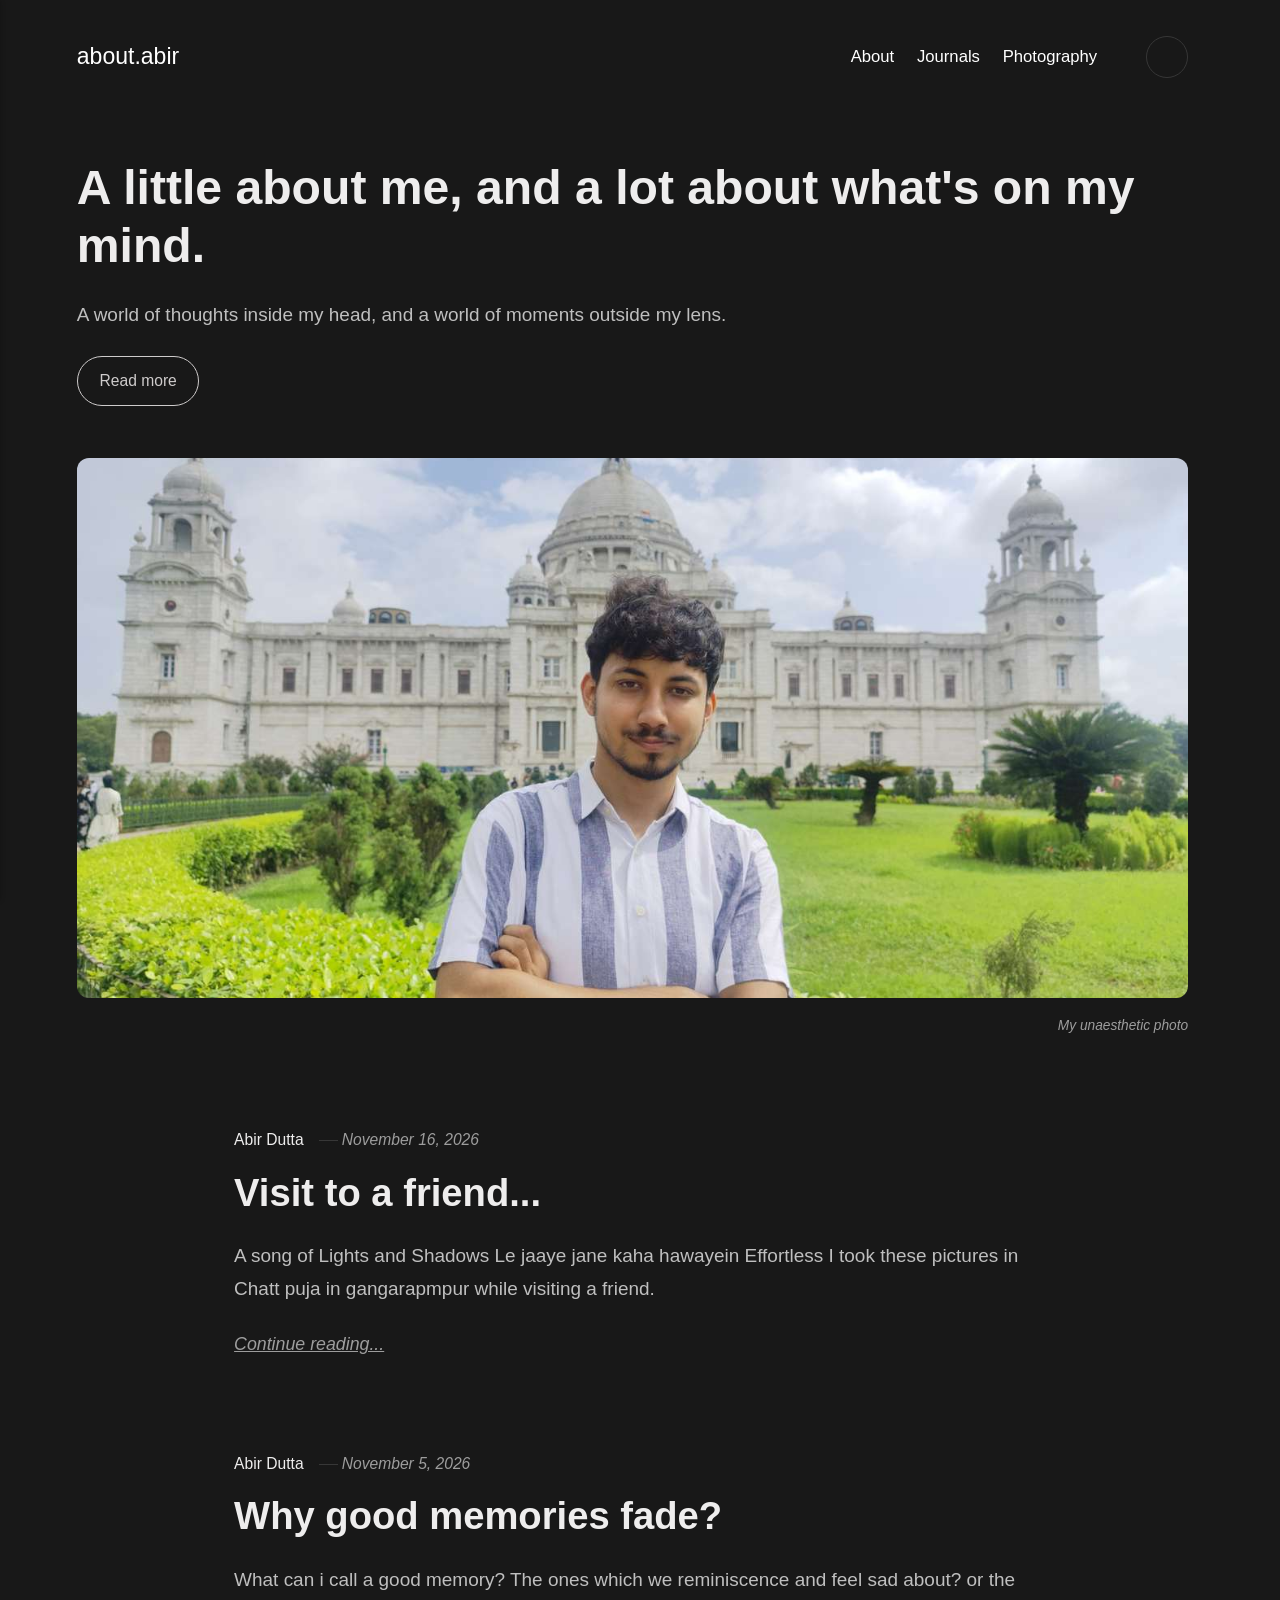
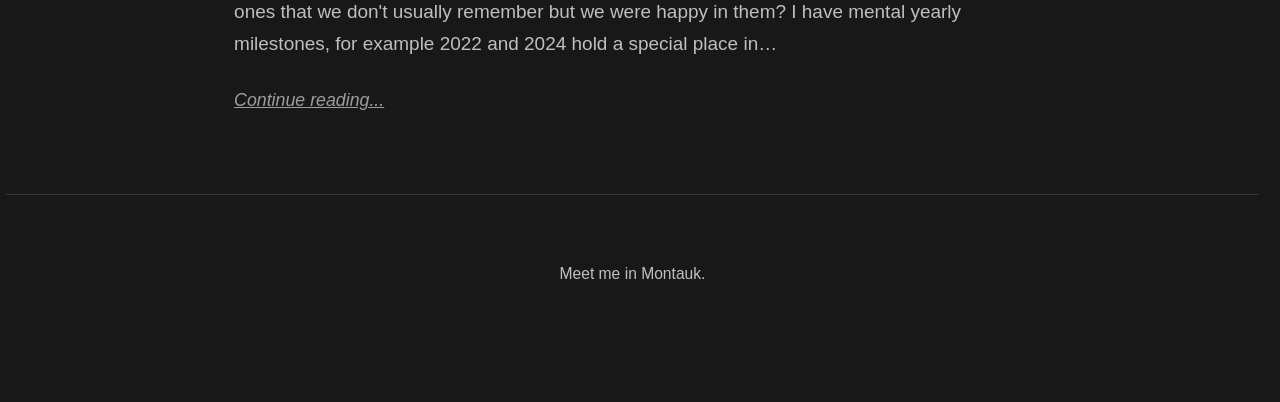
<file: index.html>
<!DOCTYPE html><html lang="en-gb"><head><meta charset="utf-8"><meta http-equiv="X-UA-Compatible" content="IE=edge"><meta name="viewport" content="width=device-width,initial-scale=1"><title>about.abir</title><meta name="generator" content="Publii Open-Source CMS for Static Site"><link rel="canonical" href="https://abir446.github.io/about.abir/"><link rel="alternate" type="application/atom+xml" href="https://abir446.github.io/about.abir/feed.xml" title="about.abir - RSS"><link rel="alternate" type="application/json" href="https://abir446.github.io/about.abir/feed.json" title="about.abir - JSON"><meta property="og:title" content="about.abir"><meta property="og:site_name" content="about.abir"><meta property="og:description" content=""><meta property="og:url" content="https://abir446.github.io/about.abir/"><meta property="og:type" content="website"><link rel="stylesheet" href="https://abir446.github.io/about.abir/assets/css/style.css?v&#x3D;4b8fb7e8241c128d0507b3319cbab177"><script type="application/ld+json">{"@context":"http://schema.org","@type":"Organization","name":"about.abir","url":"https://abir446.github.io/about.abir/","sameAs":["https://x.com/DuttaAbir390","https://www.instagram.com/abir___dutta_______/"]}</script><noscript><style>img[loading] {
                    opacity: 1;
                }</style></noscript></head><body class="home-template"><header class="top js-header"><a class="logo" href="https://abir446.github.io/about.abir/">about.abir</a><nav class="navbar js-navbar" aria-label="Main"><button class="navbar__toggle js-toggle" aria-label="Menu" aria-haspopup="true" aria-expanded="false"><span class="navbar__toggle-box"><span class="navbar__toggle-inner">Menu</span></span></button><ul class="navbar__menu"><li><a href="https://abir446.github.io/about.abir/about-this-overthinking-person/" target="_self">About</a></li><li><a href="https://abir446.github.io/about.abir/tags/journal/" target="_self">Journals</a></li><li><a href="https://abir446.github.io/about.abir/tags/photography/" target="_self">Photography</a></li></ul></nav><div class="search"><div class="search__overlay js-search-overlay"><div class="wrapper search__overlay-inner"></div></div><button class="search__btn btn--icon js-search-btn" aria-label="Search"><svg height="18" width="18" role="presentation" focusable="false"><use xlink:href="https://abir446.github.io/about.abir/assets/svg/svg-map.svg#search"/></svg></button></div></header><main><div class="hero"><header class="hero__content"><div class="wrapper"><h1>A little about me, and a lot about what's on my mind.</h1><p>A world of thoughts inside my head, and a world of moments outside my lens.</p><p><a href="https://abir446.github.io/about.abir/about-this-overthinking-person/" class="btn">Read more</a></p></div></header><figure class="hero__image"><div class="hero__image-wrapper"><img src="https://abir446.github.io/about.abir/media/website/me_infontof_victoria.jpg" srcset="https://abir446.github.io/about.abir/media/website/responsive/me_infontof_victoria-xs.jpg 640w, https://abir446.github.io/about.abir/media/website/responsive/me_infontof_victoria-sm.jpg 768w, https://abir446.github.io/about.abir/media/website/responsive/me_infontof_victoria-md.jpg 1024w, https://abir446.github.io/about.abir/media/website/responsive/me_infontof_victoria-lg.jpg 1366w, https://abir446.github.io/about.abir/media/website/responsive/me_infontof_victoria-xl.jpg 1600w, https://abir446.github.io/about.abir/media/website/responsive/me_infontof_victoria-2xl.jpg 1920w" sizes="88vw" loading="eager" width="16320" height="12240" alt="This is a photo of Abir Dutta standing in front of Victoria Memorial, Kolkata"></div><figcaption>My unaesthetic photo</figcaption></figure></div><div class="wrapper feed"><article class="feed__item feed__item--centered"><div class="feed__content"><header><div class="feed__meta"><a href="https://abir446.github.io/about.abir/authors/abir-dutta/" class="feed__author">Abir Dutta</a> <time datetime="2026-11-16T19:45" class="feed__date">November 16, 2026</time></div><h2 class="feed__title"><a href="https://abir446.github.io/about.abir/visit-to-a-friend/">Visit to a friend...</a></h2></header><p>A song of Lights and Shadows Le jaaye jane kaha hawayein Effortless I took these pictures in Chatt puja in gangarapmpur while visiting a friend.</p><a href="https://abir446.github.io/about.abir/visit-to-a-friend/" class="readmore feed__readmore">Continue reading...</a></div></article><article class="feed__item feed__item--centered"><div class="feed__content"><header><div class="feed__meta"><a href="https://abir446.github.io/about.abir/authors/abir-dutta/" class="feed__author">Abir Dutta</a> <time datetime="2026-11-05T12:47" class="feed__date">November 5, 2026</time></div><h2 class="feed__title"><a href="https://abir446.github.io/about.abir/why-good-memories-fade/">Why good memories fade?</a></h2></header><p>What can i call a good memory? The ones which we reminiscence and feel sad about? or the ones that we don't usually remember but we were happy in them? I have mental yearly milestones, for example 2022 and 2024 hold a special place in&hellip;</p><a href="https://abir446.github.io/about.abir/why-good-memories-fade/" class="readmore feed__readmore">Continue reading...</a></div></article></div></main><footer class="footer"><div class="wrapper"><div class="footer__copyright"><p>Meet me in Montauk.</p></div><div class="footer__social"><a href="https://x.com/DuttaAbir390" aria-label="X"><svg><use xlink:href="https://abir446.github.io/about.abir/assets/svg/svg-map.svg#twitter"/></svg> </a><a href="https://www.instagram.com/abir___dutta_______/" aria-label="Instagram"><svg><use xlink:href="https://abir446.github.io/about.abir/assets/svg/svg-map.svg#instagram"/></svg></a></div><button id="backToTop" class="footer__bttop" aria-label="Back to top" title="Back to top"><svg width="20" height="20"><use xlink:href="https://abir446.github.io/about.abir/assets/svg/svg-map.svg#toparrow"/></svg></button></div></footer><script defer="defer" src="https://abir446.github.io/about.abir/assets/js/scripts.min.js?v&#x3D;548663b90e1600fd2c2dd54433d04b71"></script><script>window.publiiThemeMenuConfig={mobileMenuMode:'sidebar',animationSpeed:300,submenuWidth: 'auto',doubleClickTime:500,mobileMenuExpandableSubmenus:true,relatedContainerForOverlayMenuSelector:'.top'};</script><script>var images = document.querySelectorAll('img[loading]');
        for (var i = 0; i < images.length; i++) {
            if (images[i].complete) {
                images[i].classList.add('is-loaded');
            } else {
                images[i].addEventListener('load', function () {
                    this.classList.add('is-loaded');
                }, false);
            }
        }</script></body></html>
</file>
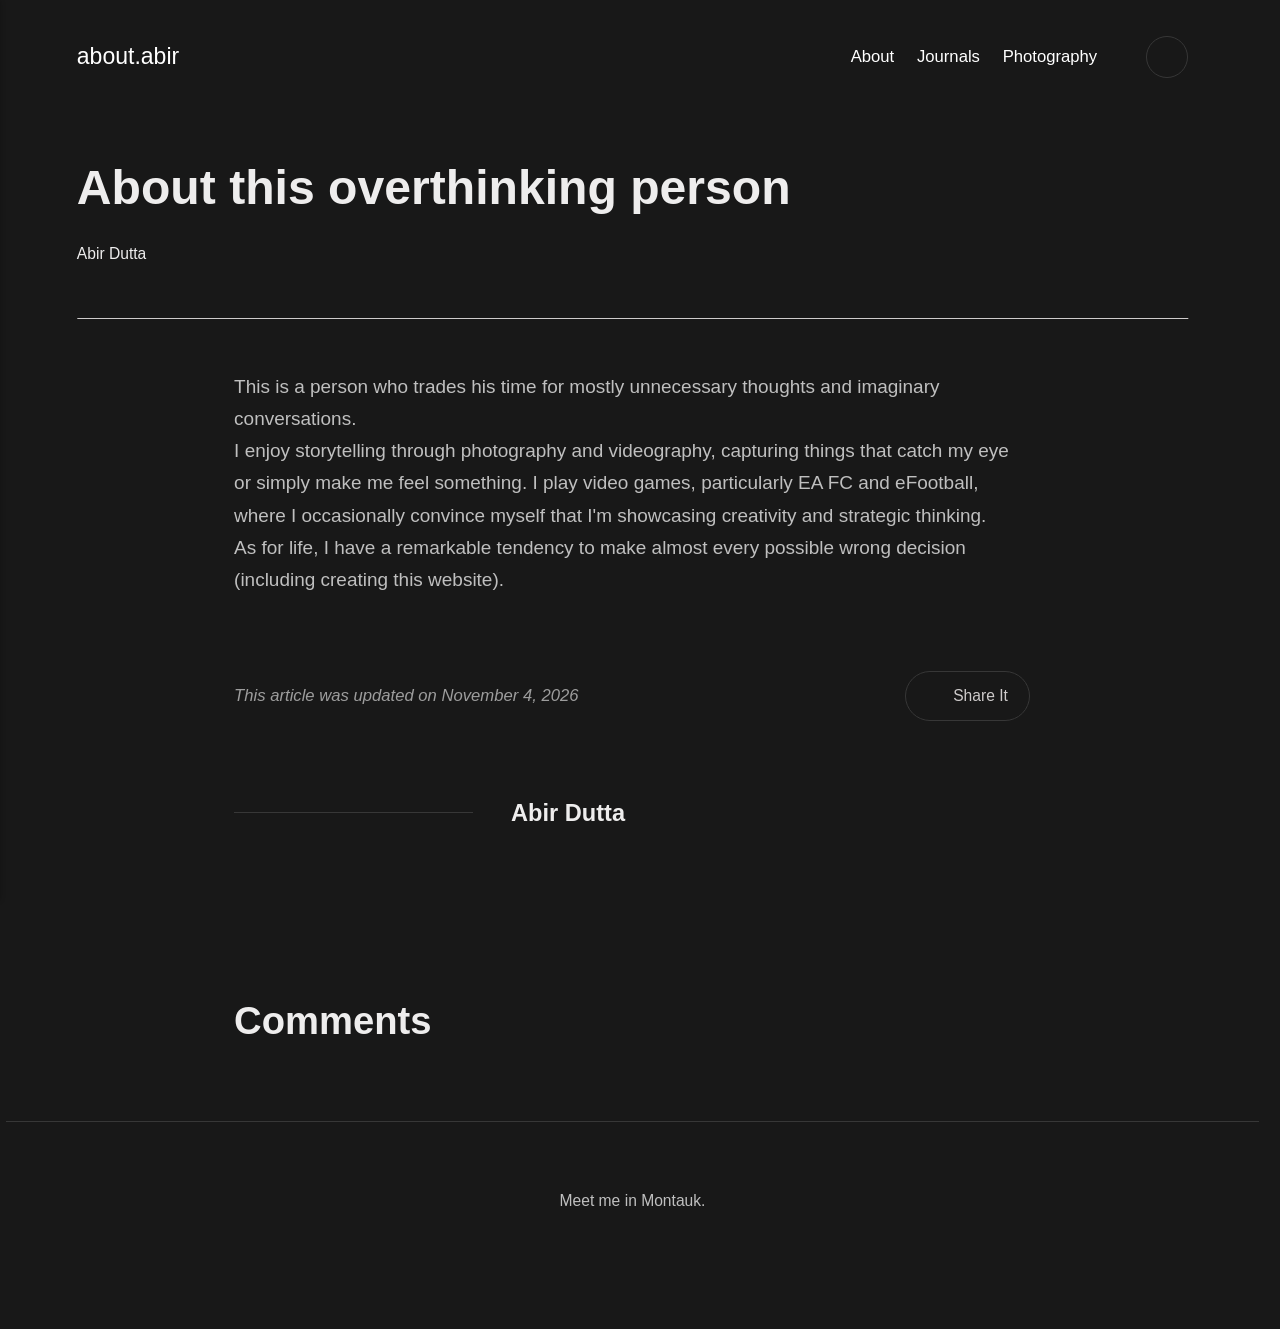
<file: about-this-overthinking-person/index.html>
<!DOCTYPE html><html lang="en-gb"><head><meta charset="utf-8"><meta http-equiv="X-UA-Compatible" content="IE=edge"><meta name="viewport" content="width=device-width,initial-scale=1"><title>About this overthinking person - about.abir</title><meta name="description" content="This is a person who trades his time for mostly unnecessary thoughts and imaginary conversations. I enjoy storytelling through photography and videography, capturing things that catch my eye or simply make me feel something. I play video games, particularly EA FC and eFootball, where I&amp;hellip;"><meta name="generator" content="Publii Open-Source CMS for Static Site"><link rel="canonical" href="https://abir446.github.io/about.abir/about-this-overthinking-person/"><link rel="alternate" type="application/atom+xml" href="https://abir446.github.io/about.abir/feed.xml" title="about.abir - RSS"><link rel="alternate" type="application/json" href="https://abir446.github.io/about.abir/feed.json" title="about.abir - JSON"><meta property="og:title" content="About this overthinking person"><meta property="og:site_name" content="about.abir"><meta property="og:description" content="This is a person who trades his time for mostly unnecessary thoughts and imaginary conversations. I enjoy storytelling through photography and videography, capturing things that catch my eye or simply make me feel something. I play video games, particularly EA FC and eFootball, where I&amp;hellip;"><meta property="og:url" content="https://abir446.github.io/about.abir/about-this-overthinking-person/"><meta property="og:type" content="article"><link rel="stylesheet" href="https://abir446.github.io/about.abir/assets/css/style.css?v&#x3D;4b8fb7e8241c128d0507b3319cbab177"><script type="application/ld+json">{"@context":"http://schema.org","@type":"Article","mainEntityOfPage":{"@type":"WebPage","@id":"https://abir446.github.io/about.abir/about-this-overthinking-person/"},"headline":"About this overthinking person","datePublished":"2026-11-04T18:30+05:30","dateModified":"2026-11-04T18:50+05:30","description":"This is a person who trades his time for mostly unnecessary thoughts and imaginary conversations. I enjoy storytelling through photography and videography, capturing things that catch my eye or simply make me feel something. I play video games, particularly EA FC and eFootball, where I&hellip;","author":{"@type":"Person","name":"Abir Dutta","url":"https://abir446.github.io/about.abir/authors/abir-dutta/"},"publisher":{"@type":"Organization","name":"Abir Dutta"}}</script><noscript><style>img[loading] {
                    opacity: 1;
                }</style></noscript></head><body class="page-template"><header class="top js-header"><a class="logo" href="https://abir446.github.io/about.abir/">about.abir</a><nav class="navbar js-navbar" aria-label="Main"><button class="navbar__toggle js-toggle" aria-label="Menu" aria-haspopup="true" aria-expanded="false"><span class="navbar__toggle-box"><span class="navbar__toggle-inner">Menu</span></span></button><ul class="navbar__menu"><li class="active"><a href="https://abir446.github.io/about.abir/about-this-overthinking-person/" target="_self">About</a></li><li><a href="https://abir446.github.io/about.abir/tags/journal/" target="_self">Journals</a></li><li><a href="https://abir446.github.io/about.abir/tags/photography/" target="_self">Photography</a></li></ul></nav><div class="search"><div class="search__overlay js-search-overlay"><div class="wrapper search__overlay-inner"></div></div><button class="search__btn btn--icon js-search-btn" aria-label="Search"><svg height="18" width="18" role="presentation" focusable="false"><use xlink:href="https://abir446.github.io/about.abir/assets/svg/svg-map.svg#search"/></svg></button></div></header><main class="page"><article class="content"><div class="hero hero--noimage"><header class="hero__content"><div class="wrapper"><h1>About this overthinking person</h1><div class="feed__meta content__meta"><a href="https://abir446.github.io/about.abir/authors/abir-dutta/" class="feed__author">Abir Dutta</a></div></div></header></div><div class="entry-wrapper content__entry"><p>This is a person who trades his time for mostly unnecessary thoughts and imaginary conversations.<br>I enjoy storytelling through photography and videography, capturing things that catch my eye or simply make me feel something. I play video games, particularly EA FC and eFootball, where I occasionally convince myself that I'm showcasing creativity and strategic thinking.<br>As for life, I have a remarkable tendency to make almost every possible wrong decision (including creating this website).<br></p></div><footer class="content__footer"><div class="entry-wrapper"><div class="content__actions"><p class="content__updated">This article was updated on November 4, 2026</p><div class="content__share"><button class="btn--icon content__share-button js-content__share-button"><svg width="20" height="20" aria-hidden="true"><use xlink:href="https://abir446.github.io/about.abir/assets/svg/svg-map.svg#share"></use></svg> <span>Share It</span></button><div class="content__share-popup js-content__share-popup"><a href="https://www.facebook.com/sharer/sharer.php?u=https%3A%2F%2Fabir446.github.io%2Fabout.abir%2Fabout-this-overthinking-person%2F" class="js-share facebook" rel="nofollow noopener noreferrer"><svg class="icon" aria-hidden="true" focusable="false"><use xlink:href="https://abir446.github.io/about.abir/assets/svg/svg-map.svg#facebook"/></svg> <span>Facebook</span> </a><a href="https://twitter.com/intent/tweet?url=https%3A%2F%2Fabir446.github.io%2Fabout.abir%2Fabout-this-overthinking-person%2F&amp;via=DuttaAbir390&amp;text=About%20this%20overthinking%20person" class="js-share twitter" rel="nofollow noopener noreferrer"><svg class="icon" aria-hidden="true" focusable="false"><use xlink:href="https://abir446.github.io/about.abir/assets/svg/svg-map.svg#twitter"/></svg> <span>Twitter</span> </a><a href="https://pinterest.com/pin/create/button/?url=https%3A%2F%2Fabir446.github.io%2Fabout.abir%2Fabout-this-overthinking-person%2F&amp;media=undefined&amp;description=About%20this%20overthinking%20person" class="js-share pinterest" rel="nofollow noopener noreferrer"><svg class="icon" aria-hidden="true" focusable="false"><use xlink:href="https://abir446.github.io/about.abir/assets/svg/svg-map.svg#pinterest"/></svg> <span>Pinterest</span> </a><a href="https://mix.com/add?url=https%3A%2F%2Fabir446.github.io%2Fabout.abir%2Fabout-this-overthinking-person%2F" class="js-share mix" rel="nofollow noopener noreferrer"><svg class="icon" aria-hidden="true" focusable="false"><use xlink:href="https://abir446.github.io/about.abir/assets/svg/svg-map.svg#mix"/></svg> <span>Mix</span> </a><a href="https://www.linkedin.com/sharing/share-offsite/?url=https%3A%2F%2Fabir446.github.io%2Fabout.abir%2Fabout-this-overthinking-person%2F" class="js-share linkedin" rel="nofollow noopener noreferrer"><svg class="icon" aria-hidden="true" focusable="false"><use xlink:href="https://abir446.github.io/about.abir/assets/svg/svg-map.svg#linkedin"/></svg> <span>LinkedIn</span> </a><a href="https://buffer.com/add?text=About%20this%20overthinking%20person&amp;url=https%3A%2F%2Fabir446.github.io%2Fabout.abir%2Fabout-this-overthinking-person%2F" class="js-share buffer" rel="nofollow noopener noreferrer"><svg class="icon" aria-hidden="true" focusable="false"><use xlink:href="https://abir446.github.io/about.abir/assets/svg/svg-map.svg#buffer"/></svg> <span>Buffer</span> </a><a href="https://api.whatsapp.com/send?text=About%20this%20overthinking%20person https%3A%2F%2Fabir446.github.io%2Fabout.abir%2Fabout-this-overthinking-person%2F" class="js-share whatsapp" rel="nofollow noopener noreferrer"><svg class="icon" aria-hidden="true" focusable="false"><use xlink:href="https://abir446.github.io/about.abir/assets/svg/svg-map.svg#whatsapp"/></svg> <span>WhatsApp</span></a></div></div></div><div class="content__bio bio"><div><h3 class="h4 bio__name"><a href="https://abir446.github.io/about.abir/authors/abir-dutta/" rel="author">Abir Dutta</a></h3></div></div></div></footer></article><div class="content__comments"><div class="entry-wrapper"><div class="comments"><div class="comments-wrapper"><h2>Comments</h2><hyvor-talk-comments website-id="16731" page-id="2" page-url="https://abir446.github.io/about.abir/about-this-overthinking-person/" loading="lazy"></hyvor-talk-comments><noscript>Turn on JavaScript to view and post comments.</noscript></div></div><script async type="module" data-hyvor-talk-comments-loader src="https://talk.hyvor.com/embed/embed.js"></script></div></div></main><footer class="footer"><div class="wrapper"><div class="footer__copyright"><p>Meet me in Montauk.</p></div><div class="footer__social"><a href="https://x.com/DuttaAbir390" aria-label="X"><svg><use xlink:href="https://abir446.github.io/about.abir/assets/svg/svg-map.svg#twitter"/></svg> </a><a href="https://www.instagram.com/abir___dutta_______/" aria-label="Instagram"><svg><use xlink:href="https://abir446.github.io/about.abir/assets/svg/svg-map.svg#instagram"/></svg></a></div><button id="backToTop" class="footer__bttop" aria-label="Back to top" title="Back to top"><svg width="20" height="20"><use xlink:href="https://abir446.github.io/about.abir/assets/svg/svg-map.svg#toparrow"/></svg></button></div></footer><script defer="defer" src="https://abir446.github.io/about.abir/assets/js/scripts.min.js?v&#x3D;548663b90e1600fd2c2dd54433d04b71"></script><script>window.publiiThemeMenuConfig={mobileMenuMode:'sidebar',animationSpeed:300,submenuWidth: 'auto',doubleClickTime:500,mobileMenuExpandableSubmenus:true,relatedContainerForOverlayMenuSelector:'.top'};</script><script>var images = document.querySelectorAll('img[loading]');
        for (var i = 0; i < images.length; i++) {
            if (images[i].complete) {
                images[i].classList.add('is-loaded');
            } else {
                images[i].addEventListener('load', function () {
                    this.classList.add('is-loaded');
                }, false);
            }
        }</script></body></html>
</file>
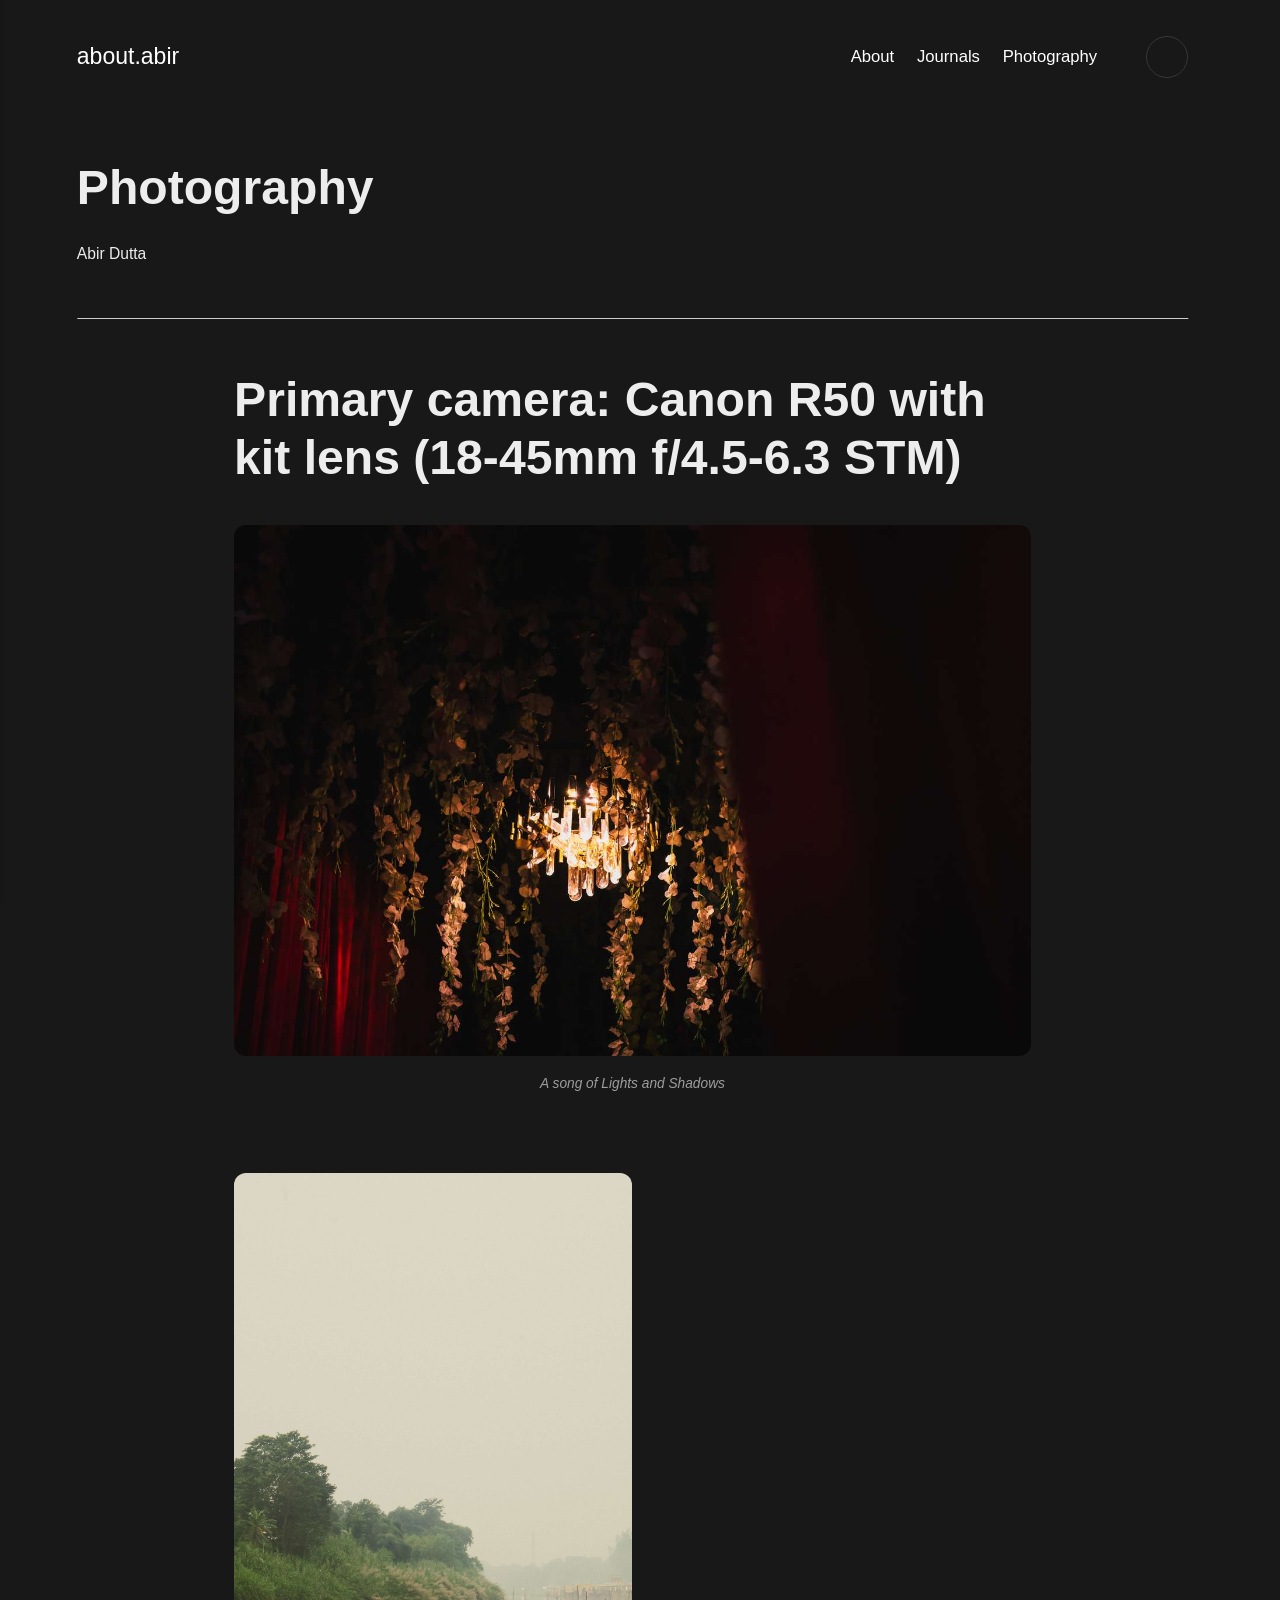
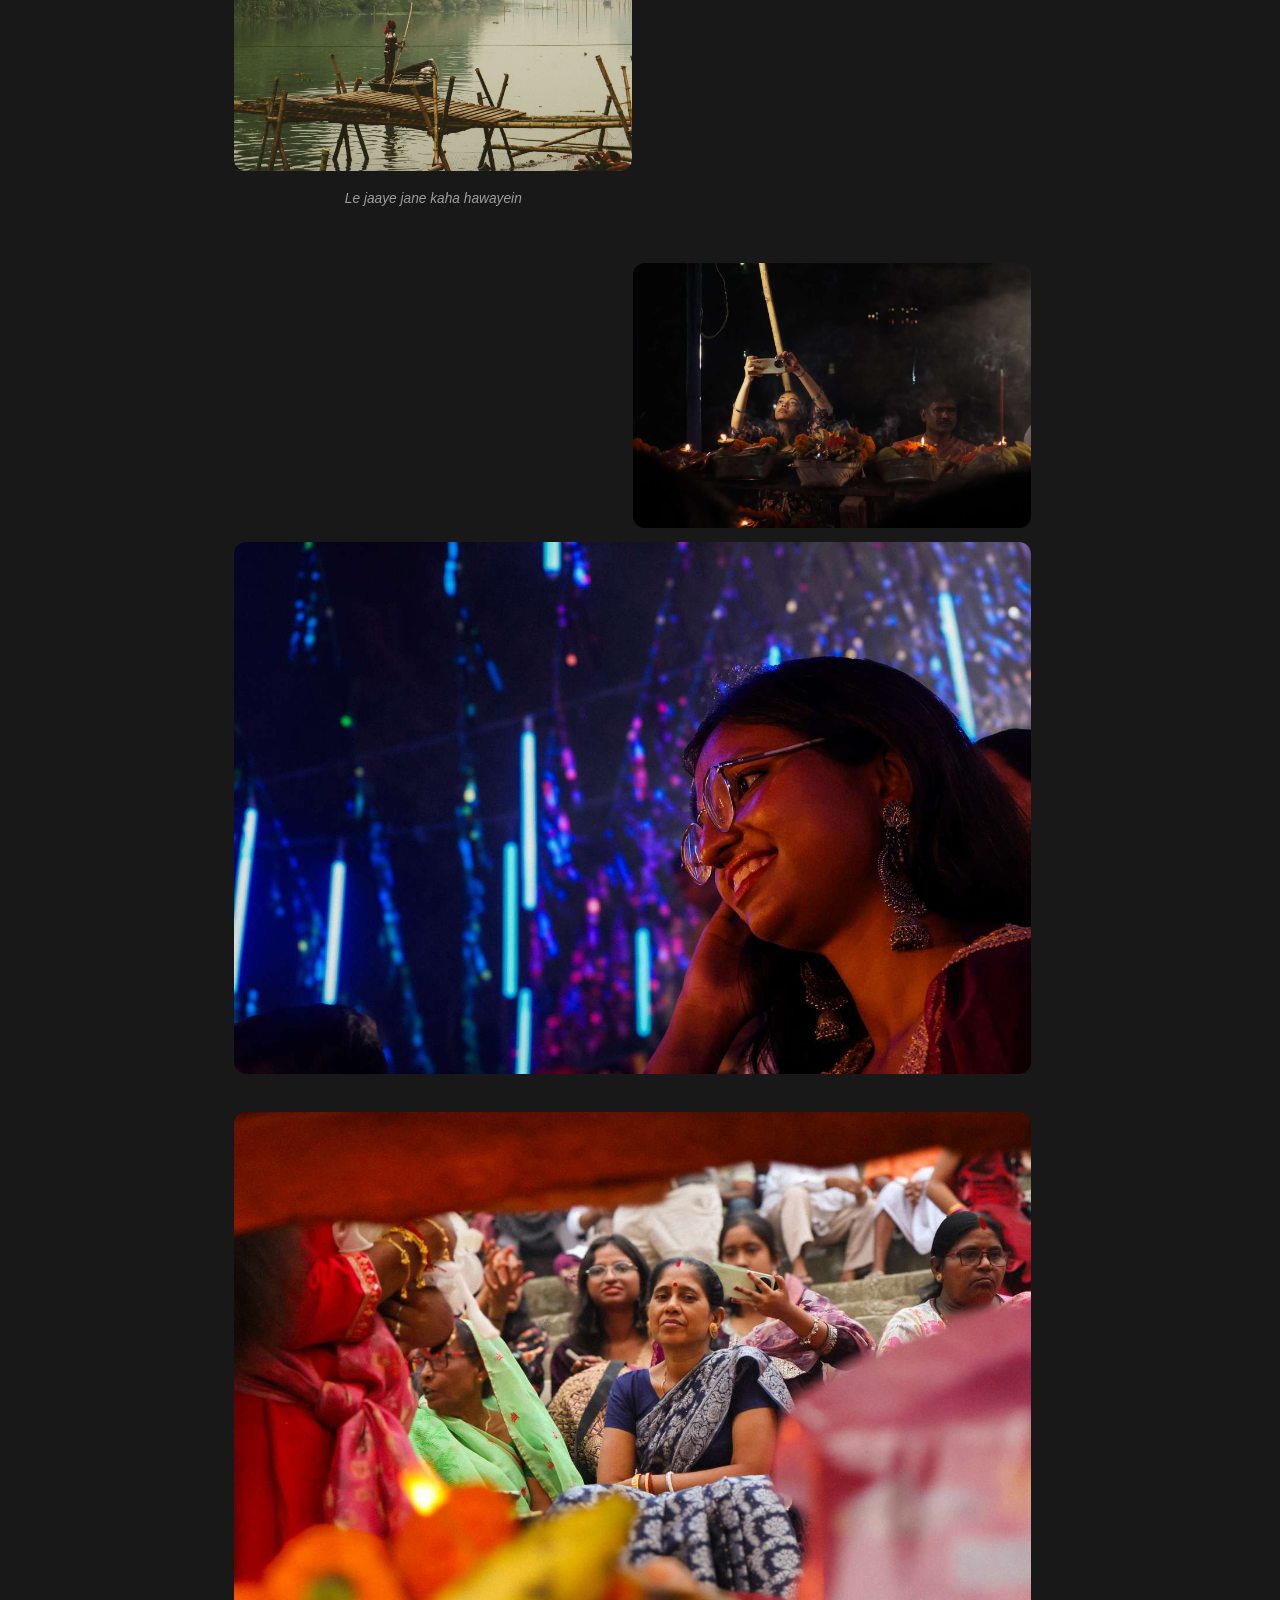
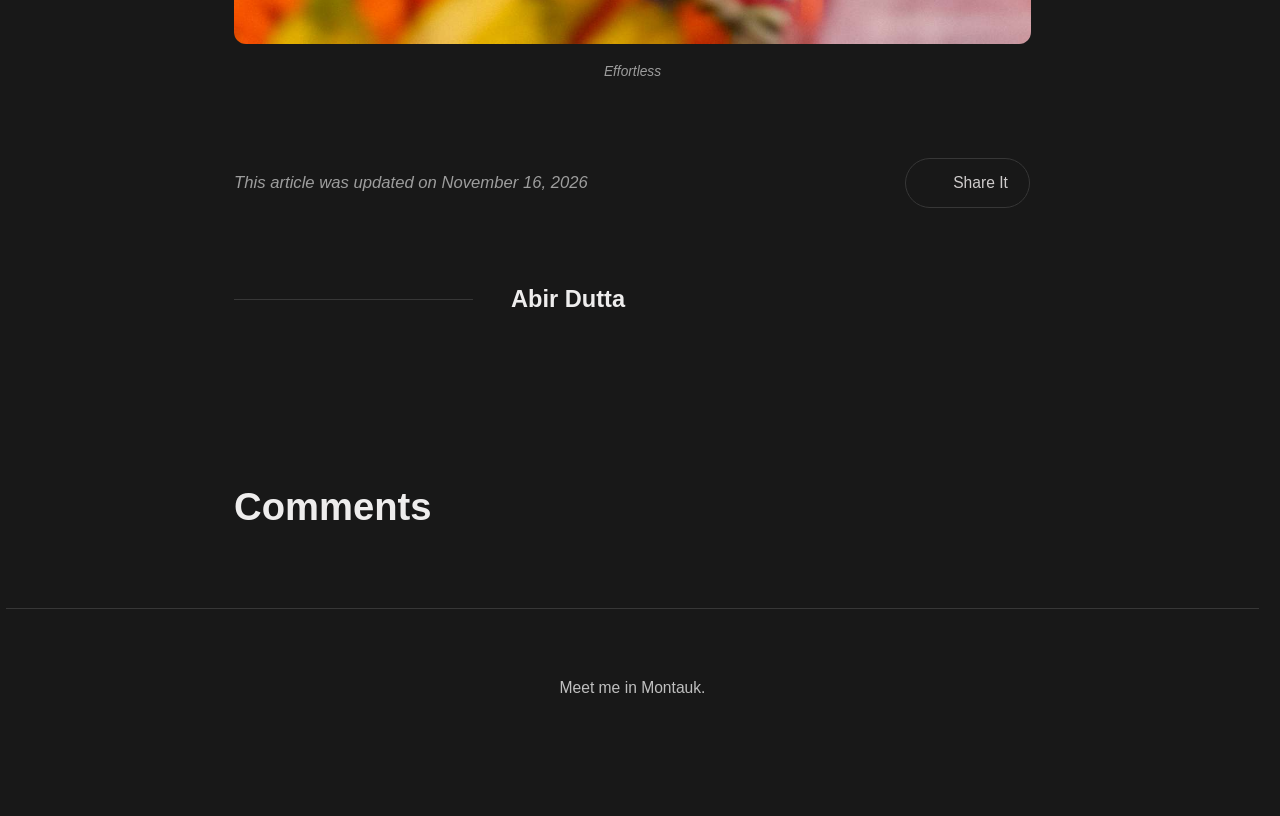
<file: photography/index.html>
<!DOCTYPE html><html lang="en-gb"><head><meta charset="utf-8"><meta http-equiv="X-UA-Compatible" content="IE=edge"><meta name="viewport" content="width=device-width,initial-scale=1"><title>Photography - about.abir</title><meta name="description" content="Primary camera: Canon R50 with kit lens (18-45mm f/4.5-6.3 STM) A song of Lights and Shadows Le jaaye jane kaha hawayein Effortless"><meta name="generator" content="Publii Open-Source CMS for Static Site"><link rel="canonical" href="https://abir446.github.io/about.abir/photography/"><link rel="alternate" type="application/atom+xml" href="https://abir446.github.io/about.abir/feed.xml" title="about.abir - RSS"><link rel="alternate" type="application/json" href="https://abir446.github.io/about.abir/feed.json" title="about.abir - JSON"><meta property="og:title" content="Photography"><meta property="og:site_name" content="about.abir"><meta property="og:description" content="Primary camera: Canon R50 with kit lens (18-45mm f/4.5-6.3 STM) A song of Lights and Shadows Le jaaye jane kaha hawayein Effortless"><meta property="og:url" content="https://abir446.github.io/about.abir/photography/"><meta property="og:type" content="article"><link rel="stylesheet" href="https://abir446.github.io/about.abir/assets/css/style.css?v&#x3D;4b8fb7e8241c128d0507b3319cbab177"><script type="application/ld+json">{"@context":"http://schema.org","@type":"Article","mainEntityOfPage":{"@type":"WebPage","@id":"https://abir446.github.io/about.abir/photography/"},"headline":"Photography","datePublished":"2026-11-04T19:35+05:30","dateModified":"2026-11-16T19:41+05:30","description":"Primary camera: Canon R50 with kit lens (18-45mm f/4.5-6.3 STM) A song of Lights and Shadows Le jaaye jane kaha hawayein Effortless","author":{"@type":"Person","name":"Abir Dutta","url":"https://abir446.github.io/about.abir/authors/abir-dutta/"},"publisher":{"@type":"Organization","name":"Abir Dutta"}}</script><noscript><style>img[loading] {
                    opacity: 1;
                }</style></noscript></head><body class="page-template"><header class="top js-header"><a class="logo" href="https://abir446.github.io/about.abir/">about.abir</a><nav class="navbar js-navbar" aria-label="Main"><button class="navbar__toggle js-toggle" aria-label="Menu" aria-haspopup="true" aria-expanded="false"><span class="navbar__toggle-box"><span class="navbar__toggle-inner">Menu</span></span></button><ul class="navbar__menu"><li><a href="https://abir446.github.io/about.abir/about-this-overthinking-person/" target="_self">About</a></li><li><a href="https://abir446.github.io/about.abir/tags/journal/" target="_self">Journals</a></li><li><a href="https://abir446.github.io/about.abir/tags/photography/" target="_self">Photography</a></li></ul></nav><div class="search"><div class="search__overlay js-search-overlay"><div class="wrapper search__overlay-inner"></div></div><button class="search__btn btn--icon js-search-btn" aria-label="Search"><svg height="18" width="18" role="presentation" focusable="false"><use xlink:href="https://abir446.github.io/about.abir/assets/svg/svg-map.svg#search"/></svg></button></div></header><main class="page"><article class="content"><div class="hero hero--noimage"><header class="hero__content"><div class="wrapper"><h1>Photography</h1><div class="feed__meta content__meta"><a href="https://abir446.github.io/about.abir/authors/abir-dutta/" class="feed__author">Abir Dutta</a></div></div></header></div><div class="entry-wrapper content__entry"><h1>Primary camera: Canon R50 with kit lens (18-45mm f/4.5-6.3 STM)</h1><figure class="post__image post__image--center"><img loading="lazy" src="https://abir446.github.io/about.abir/media/posts/9/lightjhaar.jpg" alt="" width="6000" height="4000" sizes="(max-width: 1920px) 100vw, 1920px" srcset="https://abir446.github.io/about.abir/media/posts/9/responsive/lightjhaar-xs.jpg 640w, https://abir446.github.io/about.abir/media/posts/9/responsive/lightjhaar-sm.jpg 768w, https://abir446.github.io/about.abir/media/posts/9/responsive/lightjhaar-md.jpg 1024w, https://abir446.github.io/about.abir/media/posts/9/responsive/lightjhaar-lg.jpg 1366w, https://abir446.github.io/about.abir/media/posts/9/responsive/lightjhaar-xl.jpg 1600w, https://abir446.github.io/about.abir/media/posts/9/responsive/lightjhaar-2xl.jpg 1920w"><figcaption>A song of Lights and Shadows</figcaption></figure><figure class="post__image post__image--left"><img loading="lazy" src="https://abir446.github.io/about.abir/media/posts/9/boat_river.jpg" alt="" width="4000" height="6000" sizes="(max-width: 1920px) 100vw, 1920px" srcset="https://abir446.github.io/about.abir/media/posts/9/responsive/boat_river-xs.jpg 640w, https://abir446.github.io/about.abir/media/posts/9/responsive/boat_river-sm.jpg 768w, https://abir446.github.io/about.abir/media/posts/9/responsive/boat_river-md.jpg 1024w, https://abir446.github.io/about.abir/media/posts/9/responsive/boat_river-lg.jpg 1366w, https://abir446.github.io/about.abir/media/posts/9/responsive/boat_river-xl.jpg 1600w, https://abir446.github.io/about.abir/media/posts/9/responsive/boat_river-2xl.jpg 1920w"><figcaption>Le jaaye jane kaha hawayein</figcaption></figure><figure class="post__image post__image--right"><img src="https://abir446.github.io/about.abir/media/posts/9/punu_taking_photo.jpg" alt="" width="6000" height="4000" sizes="(max-width: 1920px) 100vw, 1920px" srcset="https://abir446.github.io/about.abir/media/posts/9/responsive/punu_taking_photo-xs.jpg 640w, https://abir446.github.io/about.abir/media/posts/9/responsive/punu_taking_photo-sm.jpg 768w, https://abir446.github.io/about.abir/media/posts/9/responsive/punu_taking_photo-md.jpg 1024w, https://abir446.github.io/about.abir/media/posts/9/responsive/punu_taking_photo-lg.jpg 1366w, https://abir446.github.io/about.abir/media/posts/9/responsive/punu_taking_photo-xl.jpg 1600w, https://abir446.github.io/about.abir/media/posts/9/responsive/punu_taking_photo-2xl.jpg 1920w"></figure><figure class="post__image post__image--center"><img loading="lazy" src="https://abir446.github.io/about.abir/media/posts/9/gargi.jpg" alt="" width="6000" height="4000" sizes="(max-width: 1920px) 100vw, 1920px" srcset="https://abir446.github.io/about.abir/media/posts/9/responsive/gargi-xs.jpg 640w, https://abir446.github.io/about.abir/media/posts/9/responsive/gargi-sm.jpg 768w, https://abir446.github.io/about.abir/media/posts/9/responsive/gargi-md.jpg 1024w, https://abir446.github.io/about.abir/media/posts/9/responsive/gargi-lg.jpg 1366w, https://abir446.github.io/about.abir/media/posts/9/responsive/gargi-xl.jpg 1600w, https://abir446.github.io/about.abir/media/posts/9/responsive/gargi-2xl.jpg 1920w"></figure><figure class="post__image post__image--center"><img loading="lazy" src="https://abir446.github.io/about.abir/media/posts/9/aunty_aura-2.jpg" alt="" width="6000" height="4000" sizes="(max-width: 1920px) 100vw, 1920px" srcset="https://abir446.github.io/about.abir/media/posts/9/responsive/aunty_aura-2-xs.jpg 640w, https://abir446.github.io/about.abir/media/posts/9/responsive/aunty_aura-2-sm.jpg 768w, https://abir446.github.io/about.abir/media/posts/9/responsive/aunty_aura-2-md.jpg 1024w, https://abir446.github.io/about.abir/media/posts/9/responsive/aunty_aura-2-lg.jpg 1366w, https://abir446.github.io/about.abir/media/posts/9/responsive/aunty_aura-2-xl.jpg 1600w, https://abir446.github.io/about.abir/media/posts/9/responsive/aunty_aura-2-2xl.jpg 1920w"><figcaption>Effortless</figcaption></figure></div><footer class="content__footer"><div class="entry-wrapper"><div class="content__actions"><p class="content__updated">This article was updated on November 16, 2026</p><div class="content__share"><button class="btn--icon content__share-button js-content__share-button"><svg width="20" height="20" aria-hidden="true"><use xlink:href="https://abir446.github.io/about.abir/assets/svg/svg-map.svg#share"></use></svg> <span>Share It</span></button><div class="content__share-popup js-content__share-popup"><a href="https://www.facebook.com/sharer/sharer.php?u=https%3A%2F%2Fabir446.github.io%2Fabout.abir%2Fphotography%2F" class="js-share facebook" rel="nofollow noopener noreferrer"><svg class="icon" aria-hidden="true" focusable="false"><use xlink:href="https://abir446.github.io/about.abir/assets/svg/svg-map.svg#facebook"/></svg> <span>Facebook</span> </a><a href="https://twitter.com/intent/tweet?url=https%3A%2F%2Fabir446.github.io%2Fabout.abir%2Fphotography%2F&amp;via=DuttaAbir390&amp;text=Photography" class="js-share twitter" rel="nofollow noopener noreferrer"><svg class="icon" aria-hidden="true" focusable="false"><use xlink:href="https://abir446.github.io/about.abir/assets/svg/svg-map.svg#twitter"/></svg> <span>Twitter</span> </a><a href="https://pinterest.com/pin/create/button/?url=https%3A%2F%2Fabir446.github.io%2Fabout.abir%2Fphotography%2F&amp;media=undefined&amp;description=Photography" class="js-share pinterest" rel="nofollow noopener noreferrer"><svg class="icon" aria-hidden="true" focusable="false"><use xlink:href="https://abir446.github.io/about.abir/assets/svg/svg-map.svg#pinterest"/></svg> <span>Pinterest</span> </a><a href="https://mix.com/add?url=https%3A%2F%2Fabir446.github.io%2Fabout.abir%2Fphotography%2F" class="js-share mix" rel="nofollow noopener noreferrer"><svg class="icon" aria-hidden="true" focusable="false"><use xlink:href="https://abir446.github.io/about.abir/assets/svg/svg-map.svg#mix"/></svg> <span>Mix</span> </a><a href="https://www.linkedin.com/sharing/share-offsite/?url=https%3A%2F%2Fabir446.github.io%2Fabout.abir%2Fphotography%2F" class="js-share linkedin" rel="nofollow noopener noreferrer"><svg class="icon" aria-hidden="true" focusable="false"><use xlink:href="https://abir446.github.io/about.abir/assets/svg/svg-map.svg#linkedin"/></svg> <span>LinkedIn</span> </a><a href="https://buffer.com/add?text=Photography&amp;url=https%3A%2F%2Fabir446.github.io%2Fabout.abir%2Fphotography%2F" class="js-share buffer" rel="nofollow noopener noreferrer"><svg class="icon" aria-hidden="true" focusable="false"><use xlink:href="https://abir446.github.io/about.abir/assets/svg/svg-map.svg#buffer"/></svg> <span>Buffer</span> </a><a href="https://api.whatsapp.com/send?text=Photography https%3A%2F%2Fabir446.github.io%2Fabout.abir%2Fphotography%2F" class="js-share whatsapp" rel="nofollow noopener noreferrer"><svg class="icon" aria-hidden="true" focusable="false"><use xlink:href="https://abir446.github.io/about.abir/assets/svg/svg-map.svg#whatsapp"/></svg> <span>WhatsApp</span></a></div></div></div><div class="content__bio bio"><div><h3 class="h4 bio__name"><a href="https://abir446.github.io/about.abir/authors/abir-dutta/" rel="author">Abir Dutta</a></h3></div></div></div></footer></article><div class="content__comments"><div class="entry-wrapper"><div class="comments"><div class="comments-wrapper"><h2>Comments</h2><hyvor-talk-comments website-id="16731" page-id="9" page-url="https://abir446.github.io/about.abir/photography/" loading="lazy"></hyvor-talk-comments><noscript>Turn on JavaScript to view and post comments.</noscript></div></div><script async type="module" data-hyvor-talk-comments-loader src="https://talk.hyvor.com/embed/embed.js"></script></div></div></main><footer class="footer"><div class="wrapper"><div class="footer__copyright"><p>Meet me in Montauk.</p></div><div class="footer__social"><a href="https://x.com/DuttaAbir390" aria-label="X"><svg><use xlink:href="https://abir446.github.io/about.abir/assets/svg/svg-map.svg#twitter"/></svg> </a><a href="https://www.instagram.com/abir___dutta_______/" aria-label="Instagram"><svg><use xlink:href="https://abir446.github.io/about.abir/assets/svg/svg-map.svg#instagram"/></svg></a></div><button id="backToTop" class="footer__bttop" aria-label="Back to top" title="Back to top"><svg width="20" height="20"><use xlink:href="https://abir446.github.io/about.abir/assets/svg/svg-map.svg#toparrow"/></svg></button></div></footer><script defer="defer" src="https://abir446.github.io/about.abir/assets/js/scripts.min.js?v&#x3D;548663b90e1600fd2c2dd54433d04b71"></script><script>window.publiiThemeMenuConfig={mobileMenuMode:'sidebar',animationSpeed:300,submenuWidth: 'auto',doubleClickTime:500,mobileMenuExpandableSubmenus:true,relatedContainerForOverlayMenuSelector:'.top'};</script><script>var images = document.querySelectorAll('img[loading]');
        for (var i = 0; i < images.length; i++) {
            if (images[i].complete) {
                images[i].classList.add('is-loaded');
            } else {
                images[i].addEventListener('load', function () {
                    this.classList.add('is-loaded');
                }, false);
            }
        }</script></body></html>
</file>
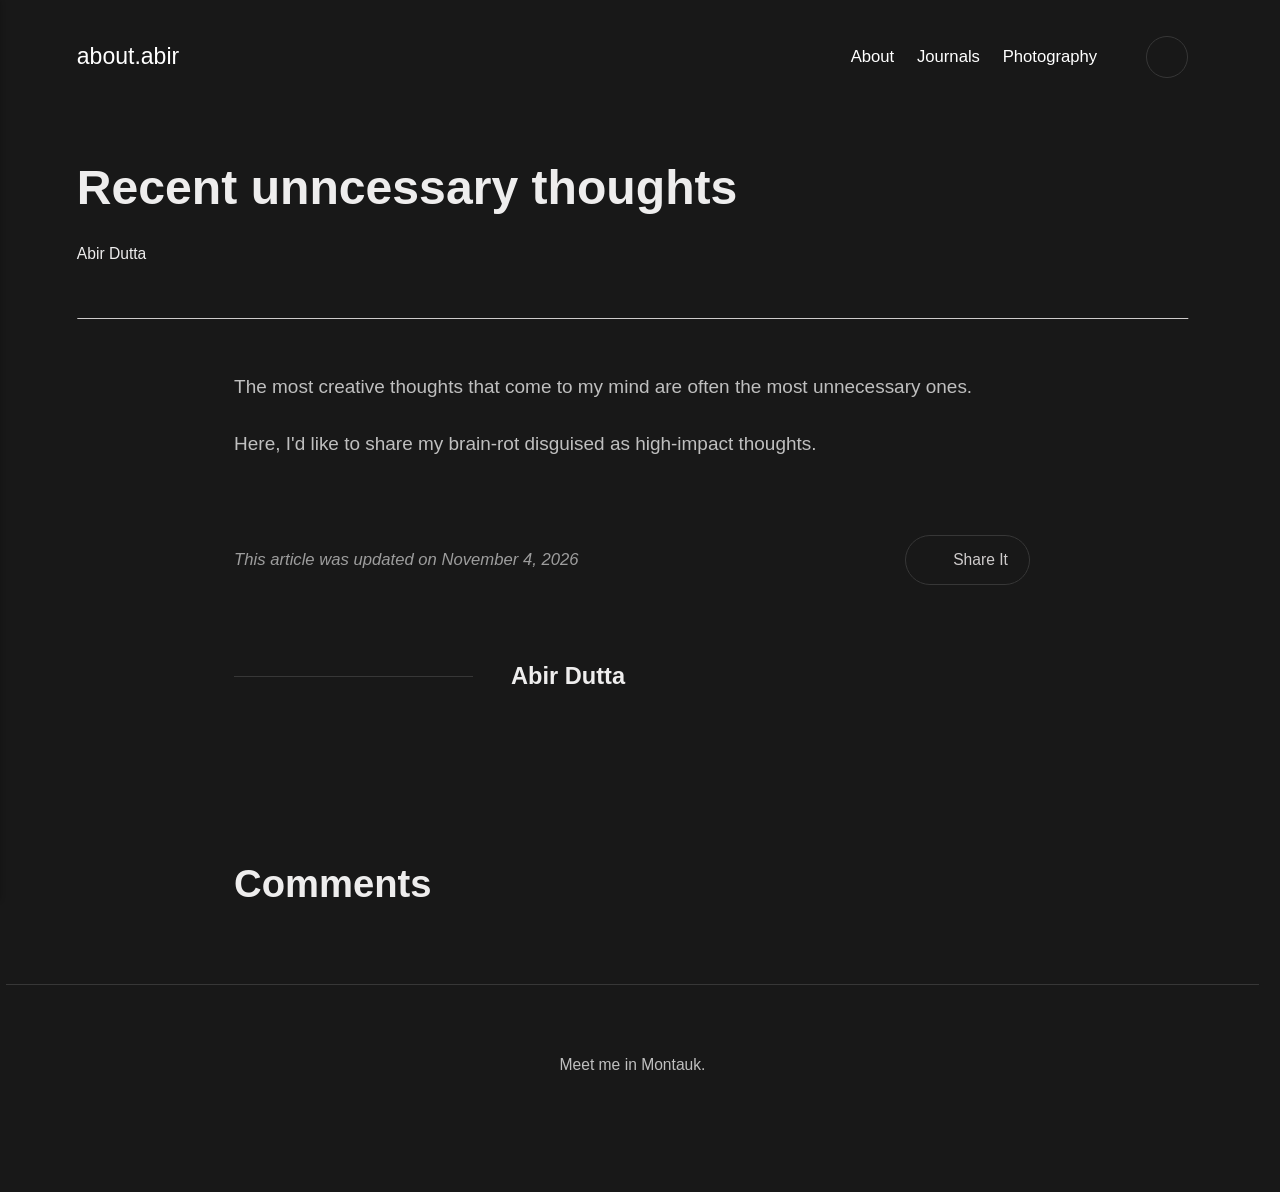
<file: recent-unncessary-thoughts/index.html>
<!DOCTYPE html><html lang="en-gb"><head><meta charset="utf-8"><meta http-equiv="X-UA-Compatible" content="IE=edge"><meta name="viewport" content="width=device-width,initial-scale=1"><title>Recent unncessary thoughts - about.abir</title><meta name="description" content="The most creative thoughts that come to my mind are often the most unnecessary ones. Here, I&#x27;d like to share my brain-rot disguised as high-impact thoughts."><meta name="generator" content="Publii Open-Source CMS for Static Site"><link rel="canonical" href="https://abir446.github.io/about.abir/recent-unncessary-thoughts/"><link rel="alternate" type="application/atom+xml" href="https://abir446.github.io/about.abir/feed.xml" title="about.abir - RSS"><link rel="alternate" type="application/json" href="https://abir446.github.io/about.abir/feed.json" title="about.abir - JSON"><meta property="og:title" content="Recent unncessary thoughts"><meta property="og:site_name" content="about.abir"><meta property="og:description" content="The most creative thoughts that come to my mind are often the most unnecessary ones. Here, I&#x27;d like to share my brain-rot disguised as high-impact thoughts."><meta property="og:url" content="https://abir446.github.io/about.abir/recent-unncessary-thoughts/"><meta property="og:type" content="article"><link rel="stylesheet" href="https://abir446.github.io/about.abir/assets/css/style.css?v&#x3D;4b8fb7e8241c128d0507b3319cbab177"><script type="application/ld+json">{"@context":"http://schema.org","@type":"Article","mainEntityOfPage":{"@type":"WebPage","@id":"https://abir446.github.io/about.abir/recent-unncessary-thoughts/"},"headline":"Recent unncessary thoughts","datePublished":"2026-11-04T19:00+05:30","dateModified":"2026-11-04T19:00+05:30","description":"The most creative thoughts that come to my mind are often the most unnecessary ones. Here, I'd like to share my brain-rot disguised as high-impact thoughts.","author":{"@type":"Person","name":"Abir Dutta","url":"https://abir446.github.io/about.abir/authors/abir-dutta/"},"publisher":{"@type":"Organization","name":"Abir Dutta"}}</script><noscript><style>img[loading] {
                    opacity: 1;
                }</style></noscript></head><body class="page-template"><header class="top js-header"><a class="logo" href="https://abir446.github.io/about.abir/">about.abir</a><nav class="navbar js-navbar" aria-label="Main"><button class="navbar__toggle js-toggle" aria-label="Menu" aria-haspopup="true" aria-expanded="false"><span class="navbar__toggle-box"><span class="navbar__toggle-inner">Menu</span></span></button><ul class="navbar__menu"><li><a href="https://abir446.github.io/about.abir/about-this-overthinking-person/" target="_self">About</a></li><li><a href="https://abir446.github.io/about.abir/tags/journal/" target="_self">Journals</a></li><li><a href="https://abir446.github.io/about.abir/tags/photography/" target="_self">Photography</a></li></ul></nav><div class="search"><div class="search__overlay js-search-overlay"><div class="wrapper search__overlay-inner"></div></div><button class="search__btn btn--icon js-search-btn" aria-label="Search"><svg height="18" width="18" role="presentation" focusable="false"><use xlink:href="https://abir446.github.io/about.abir/assets/svg/svg-map.svg#search"/></svg></button></div></header><main class="page"><article class="content"><div class="hero hero--noimage"><header class="hero__content"><div class="wrapper"><h1>Recent unncessary thoughts</h1><div class="feed__meta content__meta"><a href="https://abir446.github.io/about.abir/authors/abir-dutta/" class="feed__author">Abir Dutta</a></div></div></header></div><div class="entry-wrapper content__entry"><p>The most creative thoughts that come to my mind are often the most unnecessary ones.</p><p>Here, I'd like to share my brain-rot disguised as high-impact thoughts.</p></div><footer class="content__footer"><div class="entry-wrapper"><div class="content__actions"><p class="content__updated">This article was updated on November 4, 2026</p><div class="content__share"><button class="btn--icon content__share-button js-content__share-button"><svg width="20" height="20" aria-hidden="true"><use xlink:href="https://abir446.github.io/about.abir/assets/svg/svg-map.svg#share"></use></svg> <span>Share It</span></button><div class="content__share-popup js-content__share-popup"><a href="https://www.facebook.com/sharer/sharer.php?u=https%3A%2F%2Fabir446.github.io%2Fabout.abir%2Frecent-unncessary-thoughts%2F" class="js-share facebook" rel="nofollow noopener noreferrer"><svg class="icon" aria-hidden="true" focusable="false"><use xlink:href="https://abir446.github.io/about.abir/assets/svg/svg-map.svg#facebook"/></svg> <span>Facebook</span> </a><a href="https://twitter.com/intent/tweet?url=https%3A%2F%2Fabir446.github.io%2Fabout.abir%2Frecent-unncessary-thoughts%2F&amp;via=DuttaAbir390&amp;text=Recent%20unncessary%20thoughts" class="js-share twitter" rel="nofollow noopener noreferrer"><svg class="icon" aria-hidden="true" focusable="false"><use xlink:href="https://abir446.github.io/about.abir/assets/svg/svg-map.svg#twitter"/></svg> <span>Twitter</span> </a><a href="https://pinterest.com/pin/create/button/?url=https%3A%2F%2Fabir446.github.io%2Fabout.abir%2Frecent-unncessary-thoughts%2F&amp;media=undefined&amp;description=Recent%20unncessary%20thoughts" class="js-share pinterest" rel="nofollow noopener noreferrer"><svg class="icon" aria-hidden="true" focusable="false"><use xlink:href="https://abir446.github.io/about.abir/assets/svg/svg-map.svg#pinterest"/></svg> <span>Pinterest</span> </a><a href="https://mix.com/add?url=https%3A%2F%2Fabir446.github.io%2Fabout.abir%2Frecent-unncessary-thoughts%2F" class="js-share mix" rel="nofollow noopener noreferrer"><svg class="icon" aria-hidden="true" focusable="false"><use xlink:href="https://abir446.github.io/about.abir/assets/svg/svg-map.svg#mix"/></svg> <span>Mix</span> </a><a href="https://www.linkedin.com/sharing/share-offsite/?url=https%3A%2F%2Fabir446.github.io%2Fabout.abir%2Frecent-unncessary-thoughts%2F" class="js-share linkedin" rel="nofollow noopener noreferrer"><svg class="icon" aria-hidden="true" focusable="false"><use xlink:href="https://abir446.github.io/about.abir/assets/svg/svg-map.svg#linkedin"/></svg> <span>LinkedIn</span> </a><a href="https://buffer.com/add?text=Recent%20unncessary%20thoughts&amp;url=https%3A%2F%2Fabir446.github.io%2Fabout.abir%2Frecent-unncessary-thoughts%2F" class="js-share buffer" rel="nofollow noopener noreferrer"><svg class="icon" aria-hidden="true" focusable="false"><use xlink:href="https://abir446.github.io/about.abir/assets/svg/svg-map.svg#buffer"/></svg> <span>Buffer</span> </a><a href="https://api.whatsapp.com/send?text=Recent%20unncessary%20thoughts https%3A%2F%2Fabir446.github.io%2Fabout.abir%2Frecent-unncessary-thoughts%2F" class="js-share whatsapp" rel="nofollow noopener noreferrer"><svg class="icon" aria-hidden="true" focusable="false"><use xlink:href="https://abir446.github.io/about.abir/assets/svg/svg-map.svg#whatsapp"/></svg> <span>WhatsApp</span></a></div></div></div><div class="content__bio bio"><div><h3 class="h4 bio__name"><a href="https://abir446.github.io/about.abir/authors/abir-dutta/" rel="author">Abir Dutta</a></h3></div></div></div></footer></article><div class="content__comments"><div class="entry-wrapper"><div class="comments"><div class="comments-wrapper"><h2>Comments</h2><hyvor-talk-comments website-id="16731" page-id="5" page-url="https://abir446.github.io/about.abir/recent-unncessary-thoughts/" loading="lazy"></hyvor-talk-comments><noscript>Turn on JavaScript to view and post comments.</noscript></div></div><script async type="module" data-hyvor-talk-comments-loader src="https://talk.hyvor.com/embed/embed.js"></script></div></div></main><footer class="footer"><div class="wrapper"><div class="footer__copyright"><p>Meet me in Montauk.</p></div><div class="footer__social"><a href="https://x.com/DuttaAbir390" aria-label="X"><svg><use xlink:href="https://abir446.github.io/about.abir/assets/svg/svg-map.svg#twitter"/></svg> </a><a href="https://www.instagram.com/abir___dutta_______/" aria-label="Instagram"><svg><use xlink:href="https://abir446.github.io/about.abir/assets/svg/svg-map.svg#instagram"/></svg></a></div><button id="backToTop" class="footer__bttop" aria-label="Back to top" title="Back to top"><svg width="20" height="20"><use xlink:href="https://abir446.github.io/about.abir/assets/svg/svg-map.svg#toparrow"/></svg></button></div></footer><script defer="defer" src="https://abir446.github.io/about.abir/assets/js/scripts.min.js?v&#x3D;548663b90e1600fd2c2dd54433d04b71"></script><script>window.publiiThemeMenuConfig={mobileMenuMode:'sidebar',animationSpeed:300,submenuWidth: 'auto',doubleClickTime:500,mobileMenuExpandableSubmenus:true,relatedContainerForOverlayMenuSelector:'.top'};</script><script>var images = document.querySelectorAll('img[loading]');
        for (var i = 0; i < images.length; i++) {
            if (images[i].complete) {
                images[i].classList.add('is-loaded');
            } else {
                images[i].addEventListener('load', function () {
                    this.classList.add('is-loaded');
                }, false);
            }
        }</script></body></html>
</file>
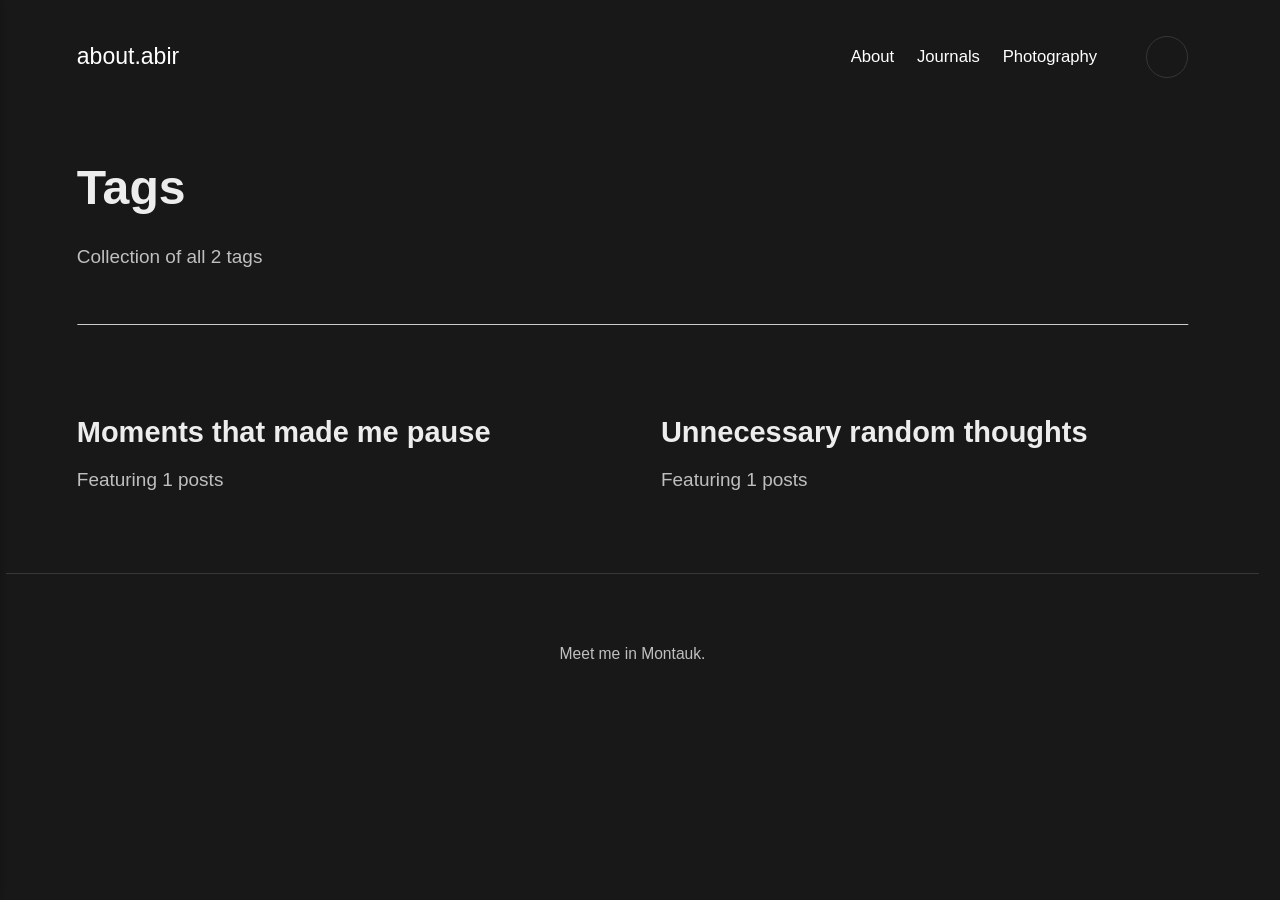
<file: tags/index.html>
<!DOCTYPE html><html lang="en-gb"><head><meta charset="utf-8"><meta http-equiv="X-UA-Compatible" content="IE=edge"><meta name="viewport" content="width=device-width,initial-scale=1"><title>All tags - about.abir</title><meta name="robots" content="noindex, follow"><meta name="generator" content="Publii Open-Source CMS for Static Site"><link rel="alternate" type="application/atom+xml" href="https://abir446.github.io/about.abir/feed.xml" title="about.abir - RSS"><link rel="alternate" type="application/json" href="https://abir446.github.io/about.abir/feed.json" title="about.abir - JSON"><meta property="og:title" content="about.abir"><meta property="og:site_name" content="about.abir"><meta property="og:description" content=""><meta property="og:url" content="https://abir446.github.io/about.abir/tags/"><meta property="og:type" content="website"><link rel="stylesheet" href="https://abir446.github.io/about.abir/assets/css/style.css?v&#x3D;4b8fb7e8241c128d0507b3319cbab177"><script type="application/ld+json">{"@context":"http://schema.org","@type":"Organization","name":"about.abir","url":"https://abir446.github.io/about.abir/","sameAs":["https://x.com/DuttaAbir390","https://www.instagram.com/abir___dutta_______/"]}</script><noscript><style>img[loading] {
                    opacity: 1;
                }</style></noscript></head><body class="tags-template"><header class="top js-header"><a class="logo" href="https://abir446.github.io/about.abir/">about.abir</a><nav class="navbar js-navbar" aria-label="Main"><button class="navbar__toggle js-toggle" aria-label="Menu" aria-haspopup="true" aria-expanded="false"><span class="navbar__toggle-box"><span class="navbar__toggle-inner">Menu</span></span></button><ul class="navbar__menu"><li><a href="https://abir446.github.io/about.abir/about-this-overthinking-person/" target="_self">About</a></li><li><a href="https://abir446.github.io/about.abir/tags/journal/" target="_self">Journals</a></li><li><a href="https://abir446.github.io/about.abir/tags/photography/" target="_self">Photography</a></li></ul></nav><div class="search"><div class="search__overlay js-search-overlay"><div class="wrapper search__overlay-inner"></div></div><button class="search__btn btn--icon js-search-btn" aria-label="Search"><svg height="18" width="18" role="presentation" focusable="false"><use xlink:href="https://abir446.github.io/about.abir/assets/svg/svg-map.svg#search"/></svg></button></div></header><main class="page page--tags"><div class="hero hero--noimage"><header class="hero__content"><div class="wrapper"><h1>Tags</h1><p class="page__desc">Collection of all 2 tags</p></div></header></div><div class="wrapper"><ul class="feed feed--grid"><li class="feed__item"><div class="feed__content"><h2 class="h3"><a href="https://abir446.github.io/about.abir/tags/photography/">Moments that made me pause</a></h2><p>Featuring 1 posts</p></div></li><li class="feed__item"><div class="feed__content"><h2 class="h3"><a href="https://abir446.github.io/about.abir/tags/journal/">Unnecessary random thoughts</a></h2><p>Featuring 1 posts</p></div></li></ul></div></main><footer class="footer"><div class="wrapper"><div class="footer__copyright"><p>Meet me in Montauk.</p></div><div class="footer__social"><a href="https://x.com/DuttaAbir390" aria-label="X"><svg><use xlink:href="https://abir446.github.io/about.abir/assets/svg/svg-map.svg#twitter"/></svg> </a><a href="https://www.instagram.com/abir___dutta_______/" aria-label="Instagram"><svg><use xlink:href="https://abir446.github.io/about.abir/assets/svg/svg-map.svg#instagram"/></svg></a></div><button id="backToTop" class="footer__bttop" aria-label="Back to top" title="Back to top"><svg width="20" height="20"><use xlink:href="https://abir446.github.io/about.abir/assets/svg/svg-map.svg#toparrow"/></svg></button></div></footer><script defer="defer" src="https://abir446.github.io/about.abir/assets/js/scripts.min.js?v&#x3D;548663b90e1600fd2c2dd54433d04b71"></script><script>window.publiiThemeMenuConfig={mobileMenuMode:'sidebar',animationSpeed:300,submenuWidth: 'auto',doubleClickTime:500,mobileMenuExpandableSubmenus:true,relatedContainerForOverlayMenuSelector:'.top'};</script><script>var images = document.querySelectorAll('img[loading]');
        for (var i = 0; i < images.length; i++) {
            if (images[i].complete) {
                images[i].classList.add('is-loaded');
            } else {
                images[i].addEventListener('load', function () {
                    this.classList.add('is-loaded');
                }, false);
            }
        }</script></body></html>
</file>
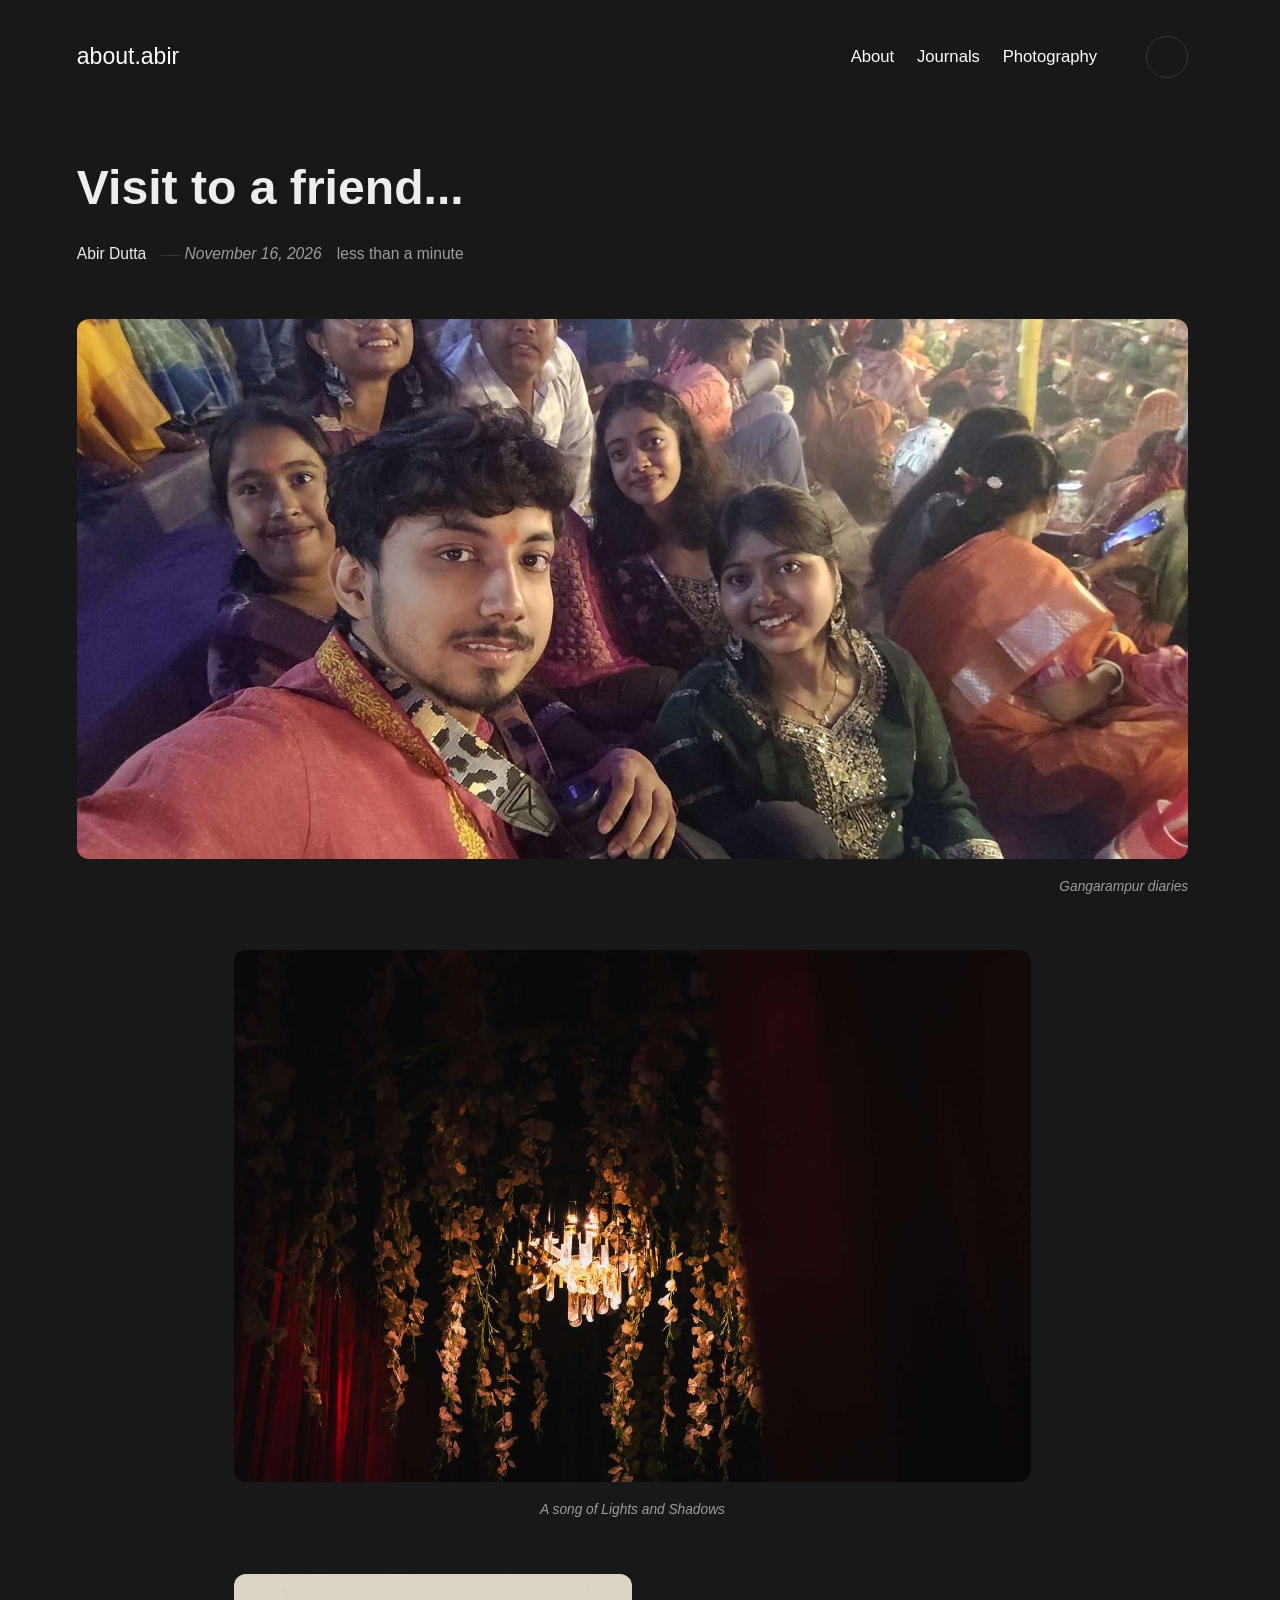
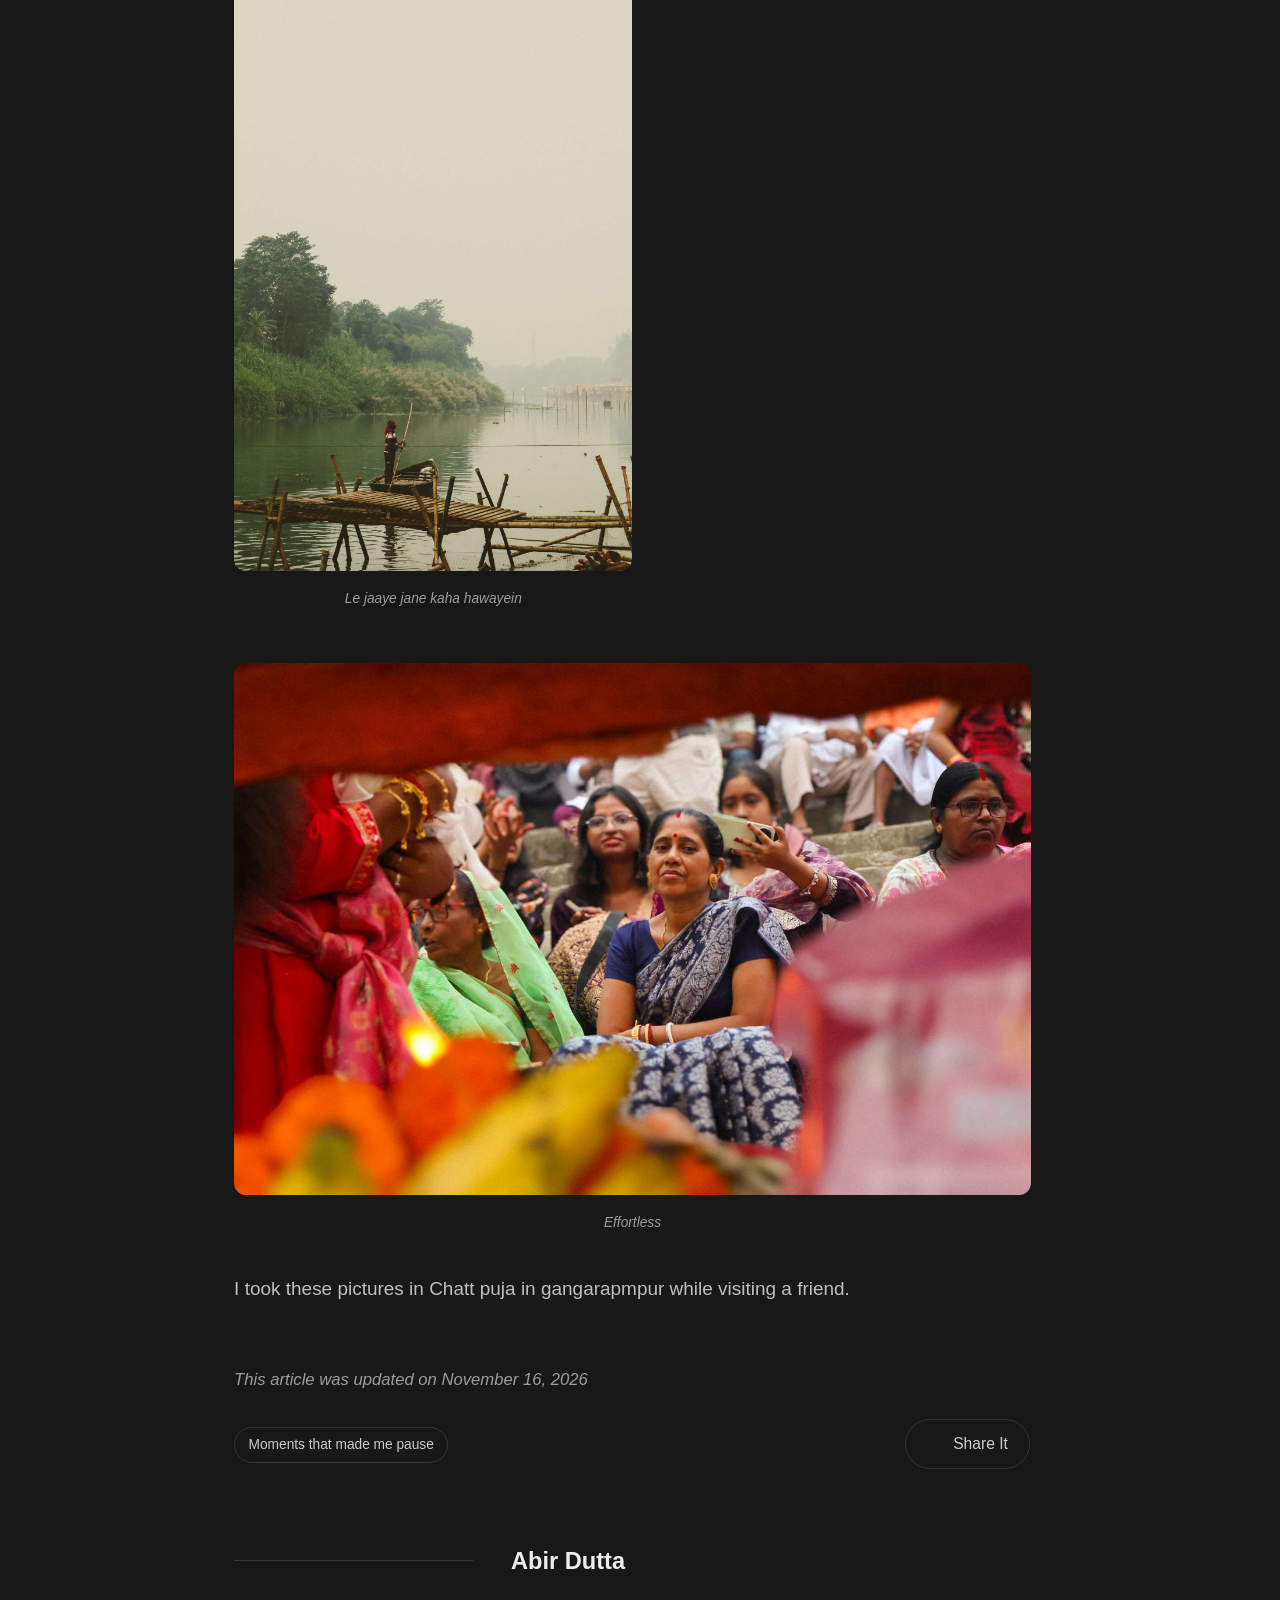
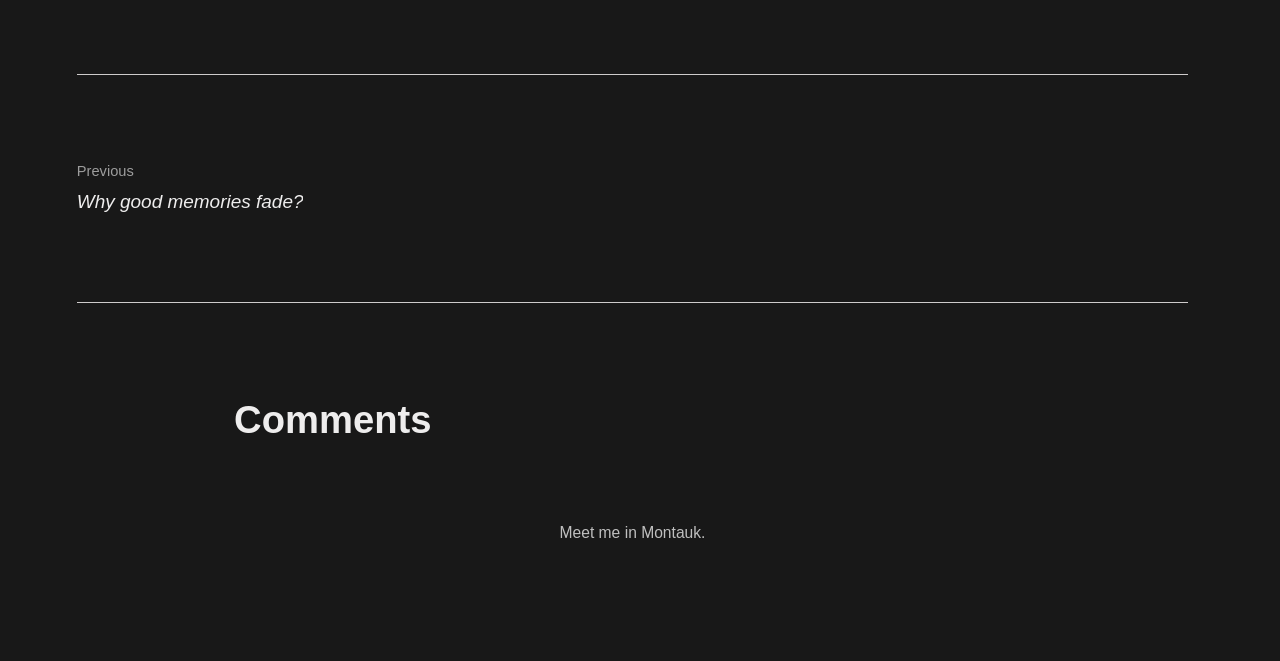
<file: visit-to-a-friend/index.html>
<!DOCTYPE html><html lang="en-gb"><head><meta charset="utf-8"><meta http-equiv="X-UA-Compatible" content="IE=edge"><meta name="viewport" content="width=device-width,initial-scale=1"><title>Visit to a friend... - about.abir</title><meta name="description" content="A song of Lights and Shadows Le jaaye jane kaha hawayein Effortless I took these pictures in Chatt puja in gangarapmpur while visiting a friend."><meta name="generator" content="Publii Open-Source CMS for Static Site"><link rel="canonical" href="https://abir446.github.io/about.abir/visit-to-a-friend/"><link rel="alternate" type="application/atom+xml" href="https://abir446.github.io/about.abir/feed.xml" title="about.abir - RSS"><link rel="alternate" type="application/json" href="https://abir446.github.io/about.abir/feed.json" title="about.abir - JSON"><meta property="og:title" content="Visit to a friend..."><meta property="og:image" content="https://abir446.github.io/about.abir/media/posts/13/IMG_20261115_174151.jpg"><meta property="og:image:width" content="4608"><meta property="og:image:height" content="3456"><meta property="og:site_name" content="about.abir"><meta property="og:description" content="A song of Lights and Shadows Le jaaye jane kaha hawayein Effortless I took these pictures in Chatt puja in gangarapmpur while visiting a friend."><meta property="og:url" content="https://abir446.github.io/about.abir/visit-to-a-friend/"><meta property="og:type" content="article"><link rel="stylesheet" href="https://abir446.github.io/about.abir/assets/css/style.css?v&#x3D;4b8fb7e8241c128d0507b3319cbab177"><script type="application/ld+json">{"@context":"http://schema.org","@type":"Article","mainEntityOfPage":{"@type":"WebPage","@id":"https://abir446.github.io/about.abir/visit-to-a-friend/"},"headline":"Visit to a friend...","datePublished":"2026-11-16T19:45+05:30","dateModified":"2026-11-16T19:47+05:30","image":{"@type":"ImageObject","url":"https://abir446.github.io/about.abir/media/posts/13/IMG_20261115_174151.jpg","height":3456,"width":4608},"description":"A song of Lights and Shadows Le jaaye jane kaha hawayein Effortless I took these pictures in Chatt puja in gangarapmpur while visiting a friend.","author":{"@type":"Person","name":"Abir Dutta","url":"https://abir446.github.io/about.abir/authors/abir-dutta/"},"publisher":{"@type":"Organization","name":"Abir Dutta"}}</script><noscript><style>img[loading] {
                    opacity: 1;
                }</style></noscript></head><body class="post-template"><header class="top js-header"><a class="logo" href="https://abir446.github.io/about.abir/">about.abir</a><nav class="navbar js-navbar" aria-label="Main"><button class="navbar__toggle js-toggle" aria-label="Menu" aria-haspopup="true" aria-expanded="false"><span class="navbar__toggle-box"><span class="navbar__toggle-inner">Menu</span></span></button><ul class="navbar__menu"><li><a href="https://abir446.github.io/about.abir/about-this-overthinking-person/" target="_self">About</a></li><li><a href="https://abir446.github.io/about.abir/tags/journal/" target="_self">Journals</a></li><li><a href="https://abir446.github.io/about.abir/tags/photography/" target="_self">Photography</a></li></ul></nav><div class="search"><div class="search__overlay js-search-overlay"><div class="wrapper search__overlay-inner"></div></div><button class="search__btn btn--icon js-search-btn" aria-label="Search"><svg height="18" width="18" role="presentation" focusable="false"><use xlink:href="https://abir446.github.io/about.abir/assets/svg/svg-map.svg#search"/></svg></button></div></header><main class="post"><article class="content"><div class="hero"><header class="hero__content"><div class="wrapper"><h1>Visit to a friend...</h1><div class="feed__meta content__meta"><a href="https://abir446.github.io/about.abir/authors/abir-dutta/" class="feed__author">Abir Dutta</a> <time datetime="2026-11-16T19:45" class="feed__date">November 16, 2026 </time><span class="reading-time" aria-label="less than a minute">less than a minute</span></div></div></header><figure class="hero__image"><div class="hero__image-wrapper"><img src="https://abir446.github.io/about.abir/media/posts/13/IMG_20261115_174151.jpg" srcset="https://abir446.github.io/about.abir/media/posts/13/responsive/IMG_20261115_174151-xs.jpg 640w, https://abir446.github.io/about.abir/media/posts/13/responsive/IMG_20261115_174151-sm.jpg 768w, https://abir446.github.io/about.abir/media/posts/13/responsive/IMG_20261115_174151-md.jpg 1024w, https://abir446.github.io/about.abir/media/posts/13/responsive/IMG_20261115_174151-lg.jpg 1366w, https://abir446.github.io/about.abir/media/posts/13/responsive/IMG_20261115_174151-xl.jpg 1600w, https://abir446.github.io/about.abir/media/posts/13/responsive/IMG_20261115_174151-2xl.jpg 1920w" sizes="88vw" loading="eager" height="3456" width="4608" alt=""></div><figcaption>Gangarampur diaries</figcaption></figure></div><div class="entry-wrapper content__entry"><figure class="post__image"><img loading="lazy" src="https://abir446.github.io/about.abir/media/posts/13/lightjhaar.jpg" alt="" width="6000" height="4000" sizes="(max-width: 1920px) 100vw, 1920px" srcset="https://abir446.github.io/about.abir/media/posts/13/responsive/lightjhaar-xs.jpg 640w, https://abir446.github.io/about.abir/media/posts/13/responsive/lightjhaar-sm.jpg 768w, https://abir446.github.io/about.abir/media/posts/13/responsive/lightjhaar-md.jpg 1024w, https://abir446.github.io/about.abir/media/posts/13/responsive/lightjhaar-lg.jpg 1366w, https://abir446.github.io/about.abir/media/posts/13/responsive/lightjhaar-xl.jpg 1600w, https://abir446.github.io/about.abir/media/posts/13/responsive/lightjhaar-2xl.jpg 1920w"><figcaption>A song of Lights and Shadows</figcaption></figure><figure class="post__image post__image--left"><img loading="lazy" src="https://abir446.github.io/about.abir/media/posts/13/boat_river.jpg" alt="" width="4000" height="6000" sizes="(max-width: 1920px) 100vw, 1920px" srcset="https://abir446.github.io/about.abir/media/posts/13/responsive/boat_river-xs.jpg 640w, https://abir446.github.io/about.abir/media/posts/13/responsive/boat_river-sm.jpg 768w, https://abir446.github.io/about.abir/media/posts/13/responsive/boat_river-md.jpg 1024w, https://abir446.github.io/about.abir/media/posts/13/responsive/boat_river-lg.jpg 1366w, https://abir446.github.io/about.abir/media/posts/13/responsive/boat_river-xl.jpg 1600w, https://abir446.github.io/about.abir/media/posts/13/responsive/boat_river-2xl.jpg 1920w"><figcaption>Le jaaye jane kaha hawayein</figcaption></figure><figure class="post__image"><img loading="lazy" src="https://abir446.github.io/about.abir/media/posts/13/aunty_aura.jpg" alt="" width="6000" height="4000" sizes="(max-width: 1920px) 100vw, 1920px" srcset="https://abir446.github.io/about.abir/media/posts/13/responsive/aunty_aura-xs.jpg 640w, https://abir446.github.io/about.abir/media/posts/13/responsive/aunty_aura-sm.jpg 768w, https://abir446.github.io/about.abir/media/posts/13/responsive/aunty_aura-md.jpg 1024w, https://abir446.github.io/about.abir/media/posts/13/responsive/aunty_aura-lg.jpg 1366w, https://abir446.github.io/about.abir/media/posts/13/responsive/aunty_aura-xl.jpg 1600w, https://abir446.github.io/about.abir/media/posts/13/responsive/aunty_aura-2xl.jpg 1920w"><figcaption>Effortless</figcaption></figure><p>I took these pictures in Chatt puja in gangarapmpur while visiting a friend.</p></div><footer class="content__footer"><div class="entry-wrapper"><p class="content__updated">This article was updated on November 16, 2026</p><div class="content__actions"><ul class="content__tag"><li><a href="https://abir446.github.io/about.abir/tags/photography/">Moments that made me pause</a></li></ul><div class="content__share"><button class="btn--icon content__share-button js-content__share-button"><svg width="20" height="20" aria-hidden="true"><use xlink:href="https://abir446.github.io/about.abir/assets/svg/svg-map.svg#share"></use></svg> <span>Share It</span></button><div class="content__share-popup js-content__share-popup"><a href="https://www.facebook.com/sharer/sharer.php?u=https%3A%2F%2Fabir446.github.io%2Fabout.abir%2Fvisit-to-a-friend%2F" class="js-share facebook" rel="nofollow noopener noreferrer"><svg class="icon" aria-hidden="true" focusable="false"><use xlink:href="https://abir446.github.io/about.abir/assets/svg/svg-map.svg#facebook"/></svg> <span>Facebook</span> </a><a href="https://twitter.com/intent/tweet?url=https%3A%2F%2Fabir446.github.io%2Fabout.abir%2Fvisit-to-a-friend%2F&amp;via=DuttaAbir390&amp;text=Visit%20to%20a%20friend..." class="js-share twitter" rel="nofollow noopener noreferrer"><svg class="icon" aria-hidden="true" focusable="false"><use xlink:href="https://abir446.github.io/about.abir/assets/svg/svg-map.svg#twitter"/></svg> <span>Twitter</span> </a><a href="https://pinterest.com/pin/create/button/?url=https%3A%2F%2Fabir446.github.io%2Fabout.abir%2Fvisit-to-a-friend%2F&amp;media=https%3A%2F%2Fabir446.github.io%2Fabout.abir%2Fmedia%2Fposts%2F13%2FIMG_20261115_174151.jpg&amp;description=Visit%20to%20a%20friend..." class="js-share pinterest" rel="nofollow noopener noreferrer"><svg class="icon" aria-hidden="true" focusable="false"><use xlink:href="https://abir446.github.io/about.abir/assets/svg/svg-map.svg#pinterest"/></svg> <span>Pinterest</span> </a><a href="https://mix.com/add?url=https%3A%2F%2Fabir446.github.io%2Fabout.abir%2Fvisit-to-a-friend%2F" class="js-share mix" rel="nofollow noopener noreferrer"><svg class="icon" aria-hidden="true" focusable="false"><use xlink:href="https://abir446.github.io/about.abir/assets/svg/svg-map.svg#mix"/></svg> <span>Mix</span> </a><a href="https://www.linkedin.com/sharing/share-offsite/?url=https%3A%2F%2Fabir446.github.io%2Fabout.abir%2Fvisit-to-a-friend%2F" class="js-share linkedin" rel="nofollow noopener noreferrer"><svg class="icon" aria-hidden="true" focusable="false"><use xlink:href="https://abir446.github.io/about.abir/assets/svg/svg-map.svg#linkedin"/></svg> <span>LinkedIn</span> </a><a href="https://buffer.com/add?text=Visit%20to%20a%20friend...&amp;url=https%3A%2F%2Fabir446.github.io%2Fabout.abir%2Fvisit-to-a-friend%2F" class="js-share buffer" rel="nofollow noopener noreferrer"><svg class="icon" aria-hidden="true" focusable="false"><use xlink:href="https://abir446.github.io/about.abir/assets/svg/svg-map.svg#buffer"/></svg> <span>Buffer</span> </a><a href="https://api.whatsapp.com/send?text=Visit%20to%20a%20friend... https%3A%2F%2Fabir446.github.io%2Fabout.abir%2Fvisit-to-a-friend%2F" class="js-share whatsapp" rel="nofollow noopener noreferrer"><svg class="icon" aria-hidden="true" focusable="false"><use xlink:href="https://abir446.github.io/about.abir/assets/svg/svg-map.svg#whatsapp"/></svg> <span>WhatsApp</span></a></div></div></div><div class="content__bio bio"><div><h3 class="h4 bio__name"><a href="https://abir446.github.io/about.abir/authors/abir-dutta/" rel="author">Abir Dutta</a></h3></div></div></div><nav class="content__nav"><div class="wrapper"><div class="content__nav-inner"><div class="content__nav-prev"><a href="https://abir446.github.io/about.abir/why-good-memories-fade/" class="content__nav-link" rel="prev"><div><span>Previous</span> Why good memories fade?</div></a></div></div></div></nav></footer></article><div class="content__comments"><div class="entry-wrapper"><div class="comments"><div class="comments-wrapper"><h2>Comments</h2><hyvor-talk-comments website-id="16731" page-id="13" page-url="https://abir446.github.io/about.abir/visit-to-a-friend/" loading="lazy"></hyvor-talk-comments><noscript>Turn on JavaScript to view and post comments.</noscript></div></div><script async type="module" data-hyvor-talk-comments-loader src="https://talk.hyvor.com/embed/embed.js"></script></div></div></main><footer class="footer footer--glued"><div class="wrapper"><div class="footer__copyright"><p>Meet me in Montauk.</p></div><div class="footer__social"><a href="https://x.com/DuttaAbir390" aria-label="X"><svg><use xlink:href="https://abir446.github.io/about.abir/assets/svg/svg-map.svg#twitter"/></svg> </a><a href="https://www.instagram.com/abir___dutta_______/" aria-label="Instagram"><svg><use xlink:href="https://abir446.github.io/about.abir/assets/svg/svg-map.svg#instagram"/></svg></a></div><button id="backToTop" class="footer__bttop" aria-label="Back to top" title="Back to top"><svg width="20" height="20"><use xlink:href="https://abir446.github.io/about.abir/assets/svg/svg-map.svg#toparrow"/></svg></button></div></footer><script defer="defer" src="https://abir446.github.io/about.abir/assets/js/scripts.min.js?v&#x3D;548663b90e1600fd2c2dd54433d04b71"></script><script>window.publiiThemeMenuConfig={mobileMenuMode:'sidebar',animationSpeed:300,submenuWidth: 'auto',doubleClickTime:500,mobileMenuExpandableSubmenus:true,relatedContainerForOverlayMenuSelector:'.top'};</script><script>var images = document.querySelectorAll('img[loading]');
        for (var i = 0; i < images.length; i++) {
            if (images[i].complete) {
                images[i].classList.add('is-loaded');
            } else {
                images[i].addEventListener('load', function () {
                    this.classList.add('is-loaded');
                }, false);
            }
        }</script></body></html>
</file>
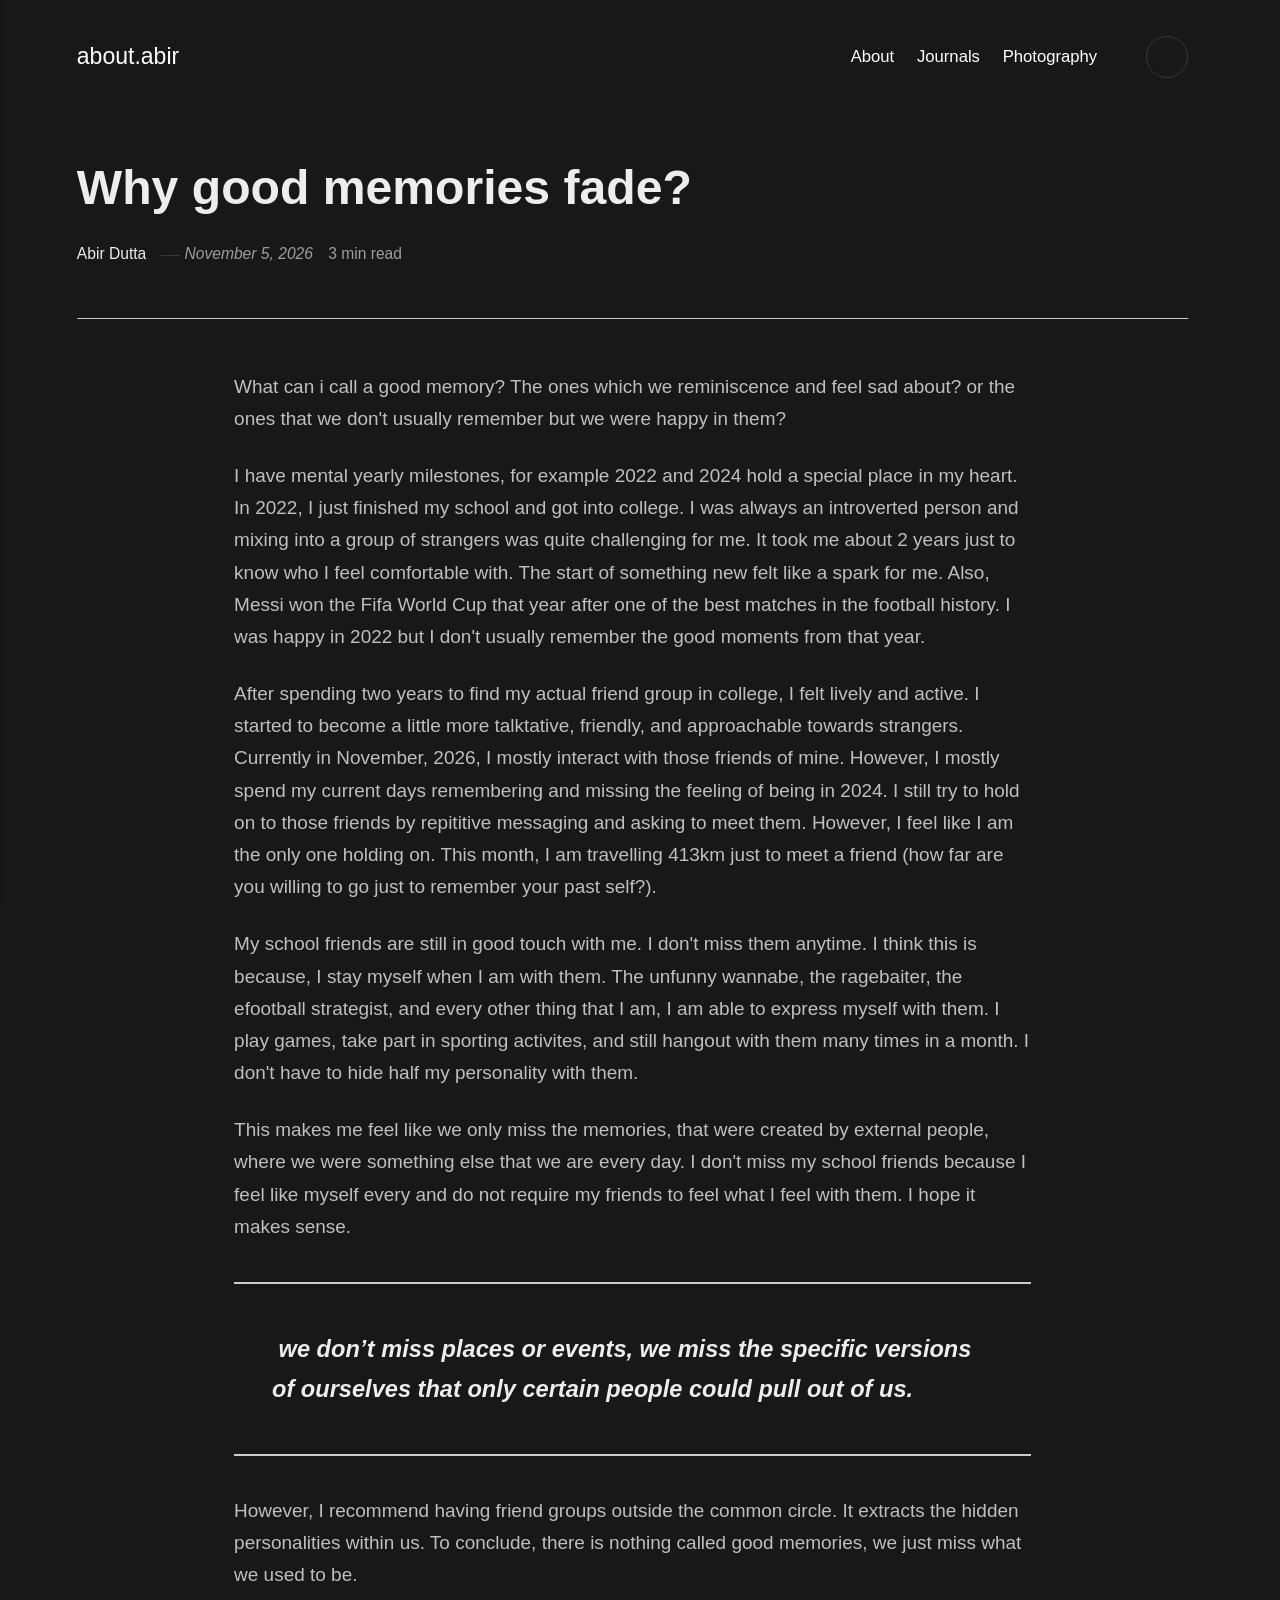
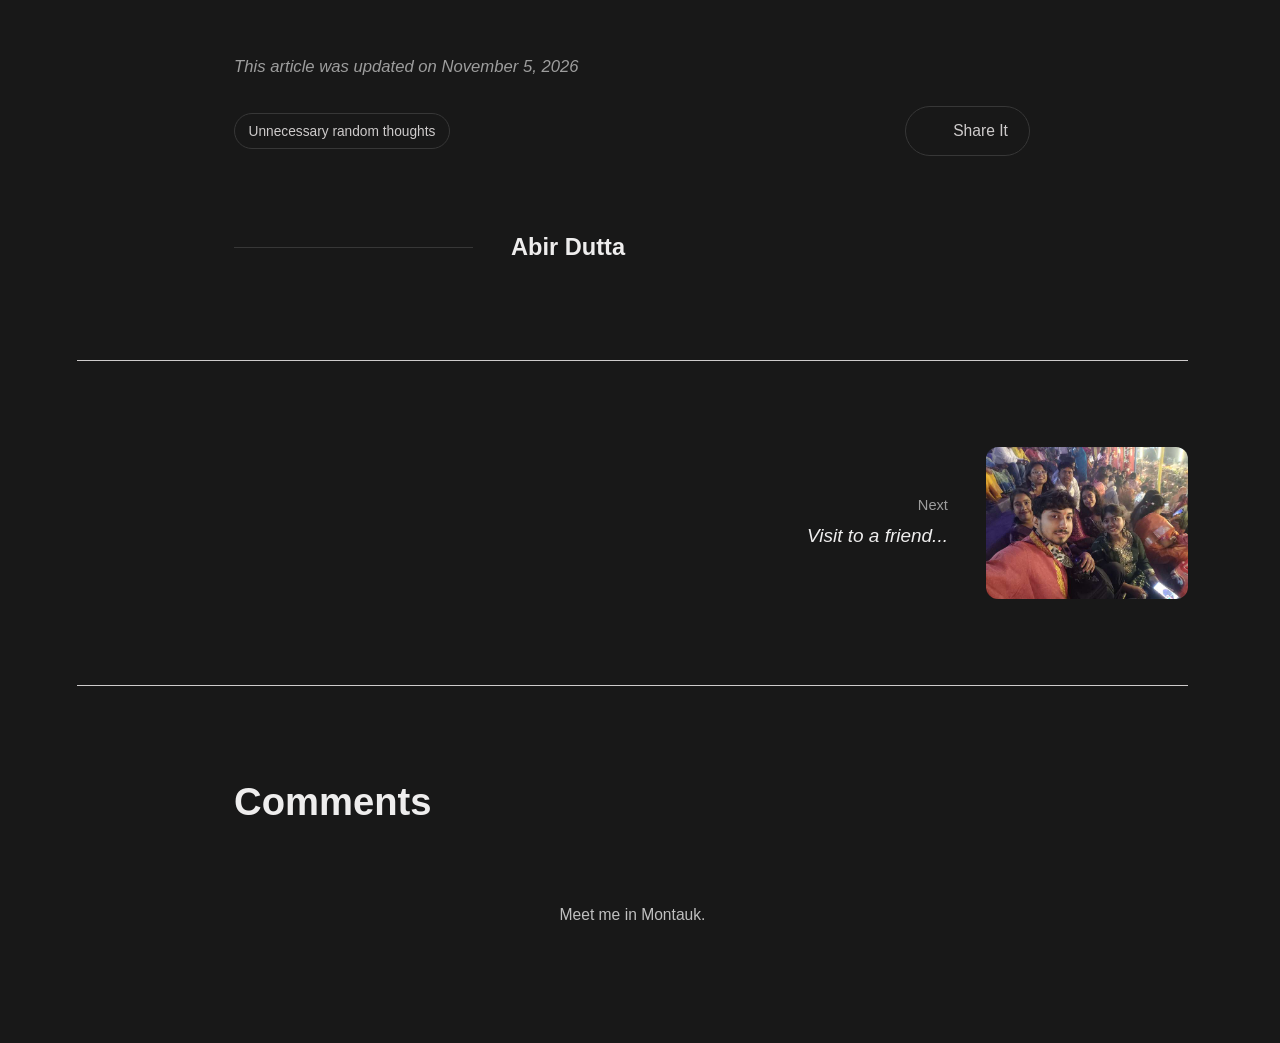
<file: why-good-memories-fade/index.html>
<!DOCTYPE html><html lang="en-gb"><head><meta charset="utf-8"><meta http-equiv="X-UA-Compatible" content="IE=edge"><meta name="viewport" content="width=device-width,initial-scale=1"><title>Why good memories fade? - about.abir</title><meta name="description" content="What can i call a good memory? The ones which we reminiscence and feel sad about? or the ones that we don&#x27;t usually remember but we were happy in them? I have mental yearly milestones, for example 2022 and 2024 hold a special place in&amp;hellip;"><meta name="generator" content="Publii Open-Source CMS for Static Site"><link rel="canonical" href="https://abir446.github.io/about.abir/why-good-memories-fade/"><link rel="alternate" type="application/atom+xml" href="https://abir446.github.io/about.abir/feed.xml" title="about.abir - RSS"><link rel="alternate" type="application/json" href="https://abir446.github.io/about.abir/feed.json" title="about.abir - JSON"><meta property="og:title" content="Why good memories fade?"><meta property="og:site_name" content="about.abir"><meta property="og:description" content="What can i call a good memory? The ones which we reminiscence and feel sad about? or the ones that we don&#x27;t usually remember but we were happy in them? I have mental yearly milestones, for example 2022 and 2024 hold a special place in&amp;hellip;"><meta property="og:url" content="https://abir446.github.io/about.abir/why-good-memories-fade/"><meta property="og:type" content="article"><link rel="stylesheet" href="https://abir446.github.io/about.abir/assets/css/style.css?v&#x3D;4b8fb7e8241c128d0507b3319cbab177"><script type="application/ld+json">{"@context":"http://schema.org","@type":"Article","mainEntityOfPage":{"@type":"WebPage","@id":"https://abir446.github.io/about.abir/why-good-memories-fade/"},"headline":"Why good memories fade?","datePublished":"2026-11-05T12:47+05:30","dateModified":"2026-11-05T12:47+05:30","description":"What can i call a good memory? The ones which we reminiscence and feel sad about? or the ones that we don't usually remember but we were happy in them? I have mental yearly milestones, for example 2022 and 2024 hold a special place in&hellip;","author":{"@type":"Person","name":"Abir Dutta","url":"https://abir446.github.io/about.abir/authors/abir-dutta/"},"publisher":{"@type":"Organization","name":"Abir Dutta"}}</script><noscript><style>img[loading] {
                    opacity: 1;
                }</style></noscript></head><body class="post-template"><header class="top js-header"><a class="logo" href="https://abir446.github.io/about.abir/">about.abir</a><nav class="navbar js-navbar" aria-label="Main"><button class="navbar__toggle js-toggle" aria-label="Menu" aria-haspopup="true" aria-expanded="false"><span class="navbar__toggle-box"><span class="navbar__toggle-inner">Menu</span></span></button><ul class="navbar__menu"><li><a href="https://abir446.github.io/about.abir/about-this-overthinking-person/" target="_self">About</a></li><li><a href="https://abir446.github.io/about.abir/tags/journal/" target="_self">Journals</a></li><li><a href="https://abir446.github.io/about.abir/tags/photography/" target="_self">Photography</a></li></ul></nav><div class="search"><div class="search__overlay js-search-overlay"><div class="wrapper search__overlay-inner"></div></div><button class="search__btn btn--icon js-search-btn" aria-label="Search"><svg height="18" width="18" role="presentation" focusable="false"><use xlink:href="https://abir446.github.io/about.abir/assets/svg/svg-map.svg#search"/></svg></button></div></header><main class="post"><article class="content"><div class="hero hero--noimage"><header class="hero__content"><div class="wrapper"><h1>Why good memories fade?</h1><div class="feed__meta content__meta"><a href="https://abir446.github.io/about.abir/authors/abir-dutta/" class="feed__author">Abir Dutta</a> <time datetime="2026-11-05T12:47" class="feed__date">November 5, 2026 </time><span class="reading-time" aria-label="3 min read">3 min read</span></div></div></header></div><div class="entry-wrapper content__entry"><p>What can i call a good memory? The ones which we reminiscence and feel sad about? or the ones that we don't usually remember but we were happy in them?</p><p>I have mental yearly milestones, for example 2022 and 2024 hold a special place in my heart. In 2022, I just finished my school and got into college. I was always an introverted person and mixing into a group of strangers was quite challenging for me. It took me about 2 years just to know who I feel comfortable with. The start of something new felt like a spark for me. Also, Messi won the Fifa World Cup that year after one of the best matches in the football history. I was happy in 2022 but I don't usually remember the good moments from that year.</p><p>After spending two years to find my actual friend group in college, I felt lively and active. I started to become a little more talktative, friendly, and approachable towards strangers. Currently in November, 2026, I mostly interact with those friends of mine. However, I mostly spend my current days remembering and missing the feeling of being in 2024. I still try to hold on to those friends by repititive messaging and asking to meet them. However, I feel like I am the only one holding on. This month, I am travelling 413km just to meet a friend (how far are you willing to go just to remember your past self?).</p><p>My school friends are still in good touch with me. I don't miss them anytime. I think this is because, I stay myself when I am with them. The unfunny wannabe, the ragebaiter, the efootball strategist, and every other thing that I am, I am able to express myself with them. I play games, take part in sporting activites, and still hangout with them many times in a month. I don't have to hide half my personality with them.</p><p>This makes me feel like we only miss the memories, that were created by external people, where we were something else that we are every day. I don't miss my school friends because I feel like myself every and do not require my friends to feel what I feel with them. I hope it makes sense.</p><blockquote><p> <strong data-path-to-node="0" data-index-in-node="61">we don’t miss places or events, we miss the specific versions of ourselves that only certain people could pull out of us.</strong></p></blockquote><p>However, I recommend having friend groups outside the common circle. It extracts the hidden personalities within us. To conclude, there is nothing called good memories, we just miss what we used to be.</p></div><footer class="content__footer"><div class="entry-wrapper"><p class="content__updated">This article was updated on November 5, 2026</p><div class="content__actions"><ul class="content__tag"><li><a href="https://abir446.github.io/about.abir/tags/journal/">Unnecessary random thoughts</a></li></ul><div class="content__share"><button class="btn--icon content__share-button js-content__share-button"><svg width="20" height="20" aria-hidden="true"><use xlink:href="https://abir446.github.io/about.abir/assets/svg/svg-map.svg#share"></use></svg> <span>Share It</span></button><div class="content__share-popup js-content__share-popup"><a href="https://www.facebook.com/sharer/sharer.php?u=https%3A%2F%2Fabir446.github.io%2Fabout.abir%2Fwhy-good-memories-fade%2F" class="js-share facebook" rel="nofollow noopener noreferrer"><svg class="icon" aria-hidden="true" focusable="false"><use xlink:href="https://abir446.github.io/about.abir/assets/svg/svg-map.svg#facebook"/></svg> <span>Facebook</span> </a><a href="https://twitter.com/intent/tweet?url=https%3A%2F%2Fabir446.github.io%2Fabout.abir%2Fwhy-good-memories-fade%2F&amp;via=DuttaAbir390&amp;text=Why%20good%20memories%20fade%3F" class="js-share twitter" rel="nofollow noopener noreferrer"><svg class="icon" aria-hidden="true" focusable="false"><use xlink:href="https://abir446.github.io/about.abir/assets/svg/svg-map.svg#twitter"/></svg> <span>Twitter</span> </a><a href="https://pinterest.com/pin/create/button/?url=https%3A%2F%2Fabir446.github.io%2Fabout.abir%2Fwhy-good-memories-fade%2F&amp;media=undefined&amp;description=Why%20good%20memories%20fade%3F" class="js-share pinterest" rel="nofollow noopener noreferrer"><svg class="icon" aria-hidden="true" focusable="false"><use xlink:href="https://abir446.github.io/about.abir/assets/svg/svg-map.svg#pinterest"/></svg> <span>Pinterest</span> </a><a href="https://mix.com/add?url=https%3A%2F%2Fabir446.github.io%2Fabout.abir%2Fwhy-good-memories-fade%2F" class="js-share mix" rel="nofollow noopener noreferrer"><svg class="icon" aria-hidden="true" focusable="false"><use xlink:href="https://abir446.github.io/about.abir/assets/svg/svg-map.svg#mix"/></svg> <span>Mix</span> </a><a href="https://www.linkedin.com/sharing/share-offsite/?url=https%3A%2F%2Fabir446.github.io%2Fabout.abir%2Fwhy-good-memories-fade%2F" class="js-share linkedin" rel="nofollow noopener noreferrer"><svg class="icon" aria-hidden="true" focusable="false"><use xlink:href="https://abir446.github.io/about.abir/assets/svg/svg-map.svg#linkedin"/></svg> <span>LinkedIn</span> </a><a href="https://buffer.com/add?text=Why%20good%20memories%20fade%3F&amp;url=https%3A%2F%2Fabir446.github.io%2Fabout.abir%2Fwhy-good-memories-fade%2F" class="js-share buffer" rel="nofollow noopener noreferrer"><svg class="icon" aria-hidden="true" focusable="false"><use xlink:href="https://abir446.github.io/about.abir/assets/svg/svg-map.svg#buffer"/></svg> <span>Buffer</span> </a><a href="https://api.whatsapp.com/send?text=Why%20good%20memories%20fade%3F https%3A%2F%2Fabir446.github.io%2Fabout.abir%2Fwhy-good-memories-fade%2F" class="js-share whatsapp" rel="nofollow noopener noreferrer"><svg class="icon" aria-hidden="true" focusable="false"><use xlink:href="https://abir446.github.io/about.abir/assets/svg/svg-map.svg#whatsapp"/></svg> <span>WhatsApp</span></a></div></div></div><div class="content__bio bio"><div><h3 class="h4 bio__name"><a href="https://abir446.github.io/about.abir/authors/abir-dutta/" rel="author">Abir Dutta</a></h3></div></div></div><nav class="content__nav"><div class="wrapper"><div class="content__nav-inner"><div class="content__nav-next"><a href="https://abir446.github.io/about.abir/visit-to-a-friend/" class="content__nav-link" rel="next"><div><span>Next</span> Visit to a friend...</div><figure class="content__nav-image"><img src="https://abir446.github.io/about.abir/media/posts/13/responsive/IMG_20261115_174151-xs.jpg" class="lazyload" loading="lazy" alt="" height="3456" width="3456"></figure></a></div></div></div></nav></footer></article><div class="content__comments"><div class="entry-wrapper"><div class="comments"><div class="comments-wrapper"><h2>Comments</h2><hyvor-talk-comments website-id="16731" page-id="11" page-url="https://abir446.github.io/about.abir/why-good-memories-fade/" loading="lazy"></hyvor-talk-comments><noscript>Turn on JavaScript to view and post comments.</noscript></div></div><script async type="module" data-hyvor-talk-comments-loader src="https://talk.hyvor.com/embed/embed.js"></script></div></div></main><footer class="footer footer--glued"><div class="wrapper"><div class="footer__copyright"><p>Meet me in Montauk.</p></div><div class="footer__social"><a href="https://x.com/DuttaAbir390" aria-label="X"><svg><use xlink:href="https://abir446.github.io/about.abir/assets/svg/svg-map.svg#twitter"/></svg> </a><a href="https://www.instagram.com/abir___dutta_______/" aria-label="Instagram"><svg><use xlink:href="https://abir446.github.io/about.abir/assets/svg/svg-map.svg#instagram"/></svg></a></div><button id="backToTop" class="footer__bttop" aria-label="Back to top" title="Back to top"><svg width="20" height="20"><use xlink:href="https://abir446.github.io/about.abir/assets/svg/svg-map.svg#toparrow"/></svg></button></div></footer><script defer="defer" src="https://abir446.github.io/about.abir/assets/js/scripts.min.js?v&#x3D;548663b90e1600fd2c2dd54433d04b71"></script><script>window.publiiThemeMenuConfig={mobileMenuMode:'sidebar',animationSpeed:300,submenuWidth: 'auto',doubleClickTime:500,mobileMenuExpandableSubmenus:true,relatedContainerForOverlayMenuSelector:'.top'};</script><script>var images = document.querySelectorAll('img[loading]');
        for (var i = 0; i < images.length; i++) {
            if (images[i].complete) {
                images[i].classList.add('is-loaded');
            } else {
                images[i].addEventListener('load', function () {
                    this.classList.add('is-loaded');
                }, false);
            }
        }</script></body></html>
</file>
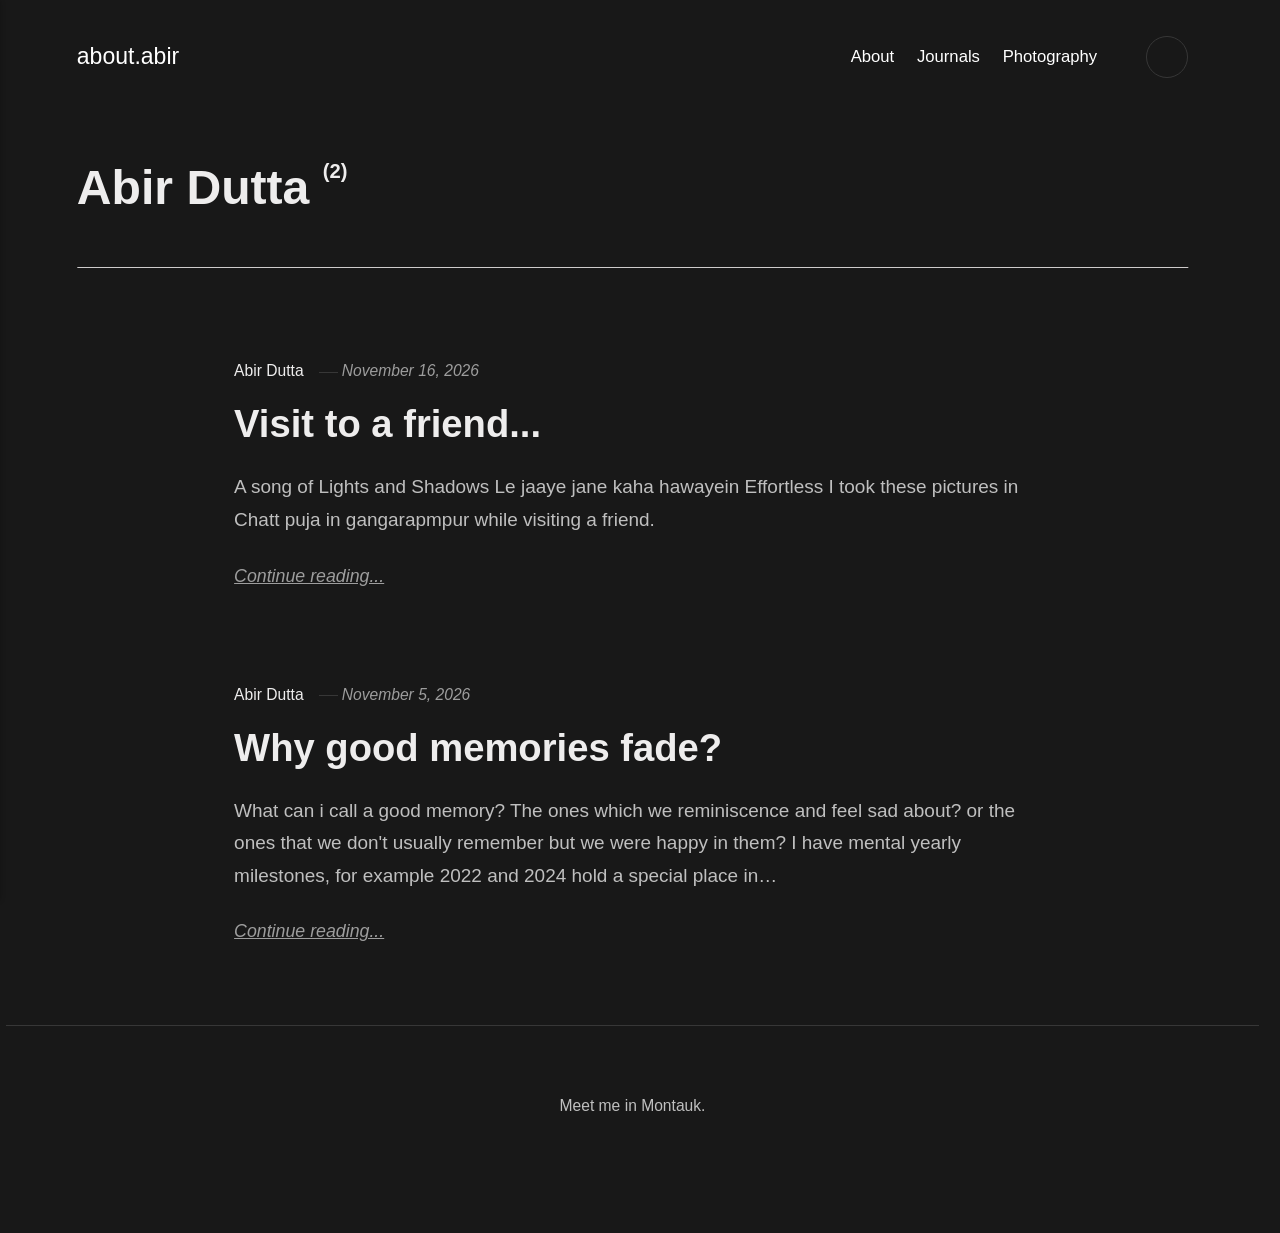
<file: authors/abir-dutta/index.html>
<!DOCTYPE html><html lang="en-gb"><head><meta charset="utf-8"><meta http-equiv="X-UA-Compatible" content="IE=edge"><meta name="viewport" content="width=device-width,initial-scale=1"><title>Author: Abir Dutta - about.abir</title><meta name="robots" content="noindex, follow"><meta name="generator" content="Publii Open-Source CMS for Static Site"><link rel="alternate" type="application/atom+xml" href="https://abir446.github.io/about.abir/feed.xml" title="about.abir - RSS"><link rel="alternate" type="application/json" href="https://abir446.github.io/about.abir/feed.json" title="about.abir - JSON"><meta property="og:title" content="Abir Dutta"><meta property="og:site_name" content="about.abir"><meta property="og:description" content=""><meta property="og:url" content="https://abir446.github.io/about.abir/authors/abir-dutta/"><meta property="og:type" content="website"><link rel="stylesheet" href="https://abir446.github.io/about.abir/assets/css/style.css?v&#x3D;4b8fb7e8241c128d0507b3319cbab177"><script type="application/ld+json">{"@context":"http://schema.org","@type":"Organization","name":"about.abir","url":"https://abir446.github.io/about.abir/","sameAs":["https://x.com/DuttaAbir390","https://www.instagram.com/abir___dutta_______/"]}</script><noscript><style>img[loading] {
                    opacity: 1;
                }</style></noscript></head><body class="author-template"><header class="top js-header"><a class="logo" href="https://abir446.github.io/about.abir/">about.abir</a><nav class="navbar js-navbar" aria-label="Main"><button class="navbar__toggle js-toggle" aria-label="Menu" aria-haspopup="true" aria-expanded="false"><span class="navbar__toggle-box"><span class="navbar__toggle-inner">Menu</span></span></button><ul class="navbar__menu"><li><a href="https://abir446.github.io/about.abir/about-this-overthinking-person/" target="_self">About</a></li><li><a href="https://abir446.github.io/about.abir/tags/journal/" target="_self">Journals</a></li><li><a href="https://abir446.github.io/about.abir/tags/photography/" target="_self">Photography</a></li></ul></nav><div class="search"><div class="search__overlay js-search-overlay"><div class="wrapper search__overlay-inner"></div></div><button class="search__btn btn--icon js-search-btn" aria-label="Search"><svg height="18" width="18" role="presentation" focusable="false"><use xlink:href="https://abir446.github.io/about.abir/assets/svg/svg-map.svg#search"/></svg></button></div></header><main class="page page--author"><div class="hero hero--noimage"><header class="hero__content"><div class="wrapper page--author__wrapper"><div><h1>Abir Dutta <sup>(2)</sup></h1></div></div></header></div><div class="wrapper feed"><article class="feed__item feed__item--centered"><div class="feed__content"><header><div class="feed__meta"><a href="https://abir446.github.io/about.abir/authors/abir-dutta/" class="feed__author">Abir Dutta</a> <time datetime="2026-11-16T19:45" class="feed__date">November 16, 2026</time></div><h2 class="feed__title"><a href="https://abir446.github.io/about.abir/visit-to-a-friend/">Visit to a friend...</a></h2></header><p>A song of Lights and Shadows Le jaaye jane kaha hawayein Effortless I took these pictures in Chatt puja in gangarapmpur while visiting a friend.</p><a href="https://abir446.github.io/about.abir/visit-to-a-friend/" class="readmore feed__readmore">Continue reading...</a></div></article><article class="feed__item feed__item--centered"><div class="feed__content"><header><div class="feed__meta"><a href="https://abir446.github.io/about.abir/authors/abir-dutta/" class="feed__author">Abir Dutta</a> <time datetime="2026-11-05T12:47" class="feed__date">November 5, 2026</time></div><h2 class="feed__title"><a href="https://abir446.github.io/about.abir/why-good-memories-fade/">Why good memories fade?</a></h2></header><p>What can i call a good memory? The ones which we reminiscence and feel sad about? or the ones that we don't usually remember but we were happy in them? I have mental yearly milestones, for example 2022 and 2024 hold a special place in&hellip;</p><a href="https://abir446.github.io/about.abir/why-good-memories-fade/" class="readmore feed__readmore">Continue reading...</a></div></article></div></main><footer class="footer"><div class="wrapper"><div class="footer__copyright"><p>Meet me in Montauk.</p></div><div class="footer__social"><a href="https://x.com/DuttaAbir390" aria-label="X"><svg><use xlink:href="https://abir446.github.io/about.abir/assets/svg/svg-map.svg#twitter"/></svg> </a><a href="https://www.instagram.com/abir___dutta_______/" aria-label="Instagram"><svg><use xlink:href="https://abir446.github.io/about.abir/assets/svg/svg-map.svg#instagram"/></svg></a></div><button id="backToTop" class="footer__bttop" aria-label="Back to top" title="Back to top"><svg width="20" height="20"><use xlink:href="https://abir446.github.io/about.abir/assets/svg/svg-map.svg#toparrow"/></svg></button></div></footer><script defer="defer" src="https://abir446.github.io/about.abir/assets/js/scripts.min.js?v&#x3D;548663b90e1600fd2c2dd54433d04b71"></script><script>window.publiiThemeMenuConfig={mobileMenuMode:'sidebar',animationSpeed:300,submenuWidth: 'auto',doubleClickTime:500,mobileMenuExpandableSubmenus:true,relatedContainerForOverlayMenuSelector:'.top'};</script><script>var images = document.querySelectorAll('img[loading]');
        for (var i = 0; i < images.length; i++) {
            if (images[i].complete) {
                images[i].classList.add('is-loaded');
            } else {
                images[i].addEventListener('load', function () {
                    this.classList.add('is-loaded');
                }, false);
            }
        }</script></body></html>
</file>
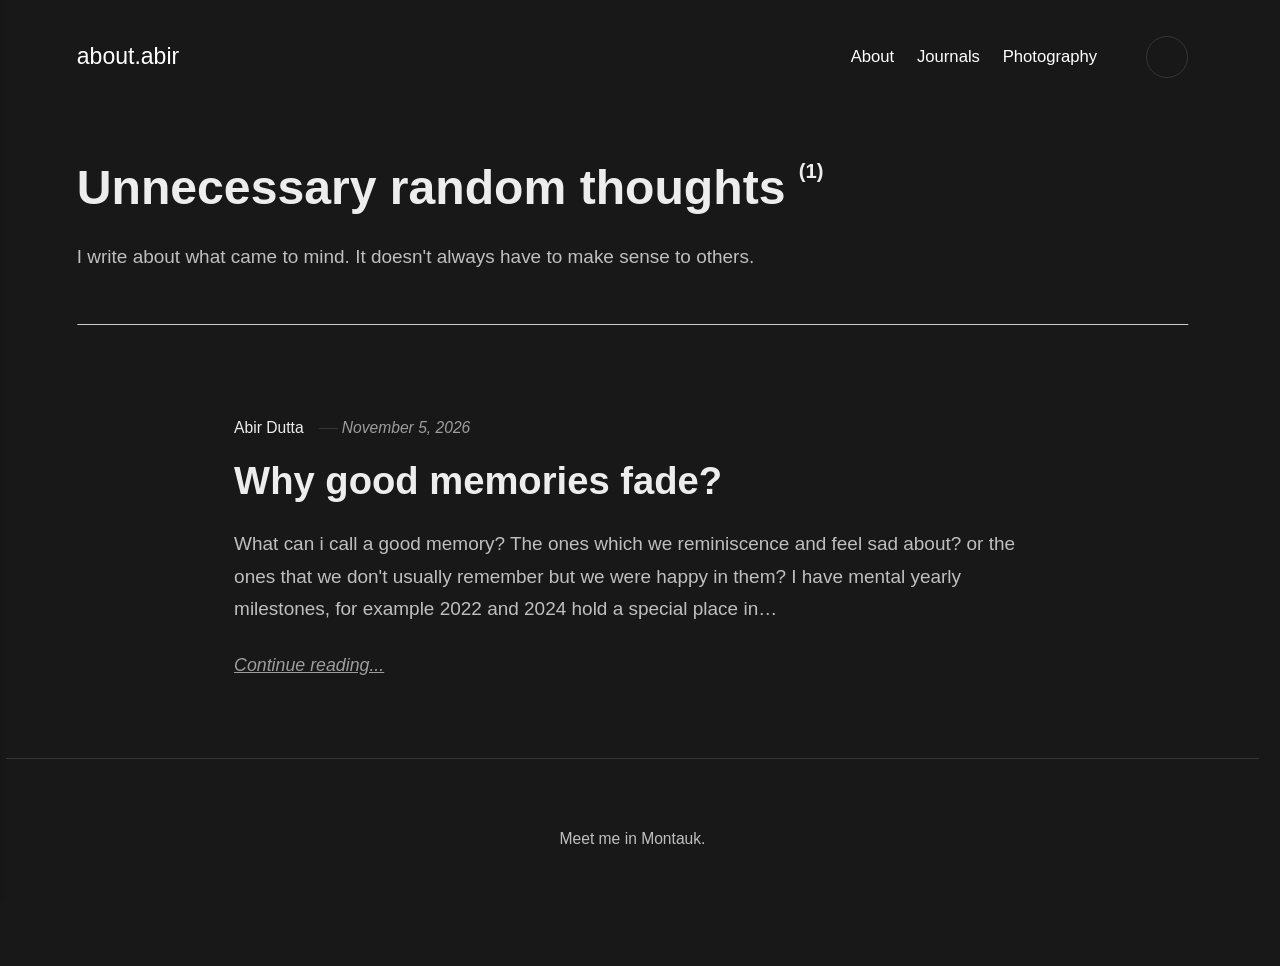
<file: tags/journal/index.html>
<!DOCTYPE html><html lang="en-gb"><head><meta charset="utf-8"><meta http-equiv="X-UA-Compatible" content="IE=edge"><meta name="viewport" content="width=device-width,initial-scale=1"><title>Tag: Unnecessary random thoughts - about.abir</title><meta name="robots" content="noindex, follow"><meta name="generator" content="Publii Open-Source CMS for Static Site"><link rel="alternate" type="application/atom+xml" href="https://abir446.github.io/about.abir/feed.xml" title="about.abir - RSS"><link rel="alternate" type="application/json" href="https://abir446.github.io/about.abir/feed.json" title="about.abir - JSON"><meta property="og:title" content="Unnecessary random thoughts"><meta property="og:site_name" content="about.abir"><meta property="og:description" content=""><meta property="og:url" content="https://abir446.github.io/about.abir/tags/journal/"><meta property="og:type" content="website"><link rel="stylesheet" href="https://abir446.github.io/about.abir/assets/css/style.css?v&#x3D;4b8fb7e8241c128d0507b3319cbab177"><script type="application/ld+json">{"@context":"http://schema.org","@type":"Organization","name":"about.abir","url":"https://abir446.github.io/about.abir/","sameAs":["https://x.com/DuttaAbir390","https://www.instagram.com/abir___dutta_______/"]}</script><noscript><style>img[loading] {
                    opacity: 1;
                }</style></noscript></head><body class="tag-template"><header class="top js-header"><a class="logo" href="https://abir446.github.io/about.abir/">about.abir</a><nav class="navbar js-navbar" aria-label="Main"><button class="navbar__toggle js-toggle" aria-label="Menu" aria-haspopup="true" aria-expanded="false"><span class="navbar__toggle-box"><span class="navbar__toggle-inner">Menu</span></span></button><ul class="navbar__menu"><li><a href="https://abir446.github.io/about.abir/about-this-overthinking-person/" target="_self">About</a></li><li class="active"><a href="https://abir446.github.io/about.abir/tags/journal/" target="_self">Journals</a></li><li><a href="https://abir446.github.io/about.abir/tags/photography/" target="_self">Photography</a></li></ul></nav><div class="search"><div class="search__overlay js-search-overlay"><div class="wrapper search__overlay-inner"></div></div><button class="search__btn btn--icon js-search-btn" aria-label="Search"><svg height="18" width="18" role="presentation" focusable="false"><use xlink:href="https://abir446.github.io/about.abir/assets/svg/svg-map.svg#search"/></svg></button></div></header><main class="page page--tag"><div class="hero hero--noimage"><header class="hero__content"><div class="wrapper"><h1>Unnecessary random thoughts <sup>(1)</sup></h1><div class="page__desc"><p>I write about what came to mind. It doesn't always have to make sense to others.</p></div></div></header></div><div class="wrapper feed"><article class="feed__item feed__item--centered"><div class="feed__content"><header><div class="feed__meta"><a href="https://abir446.github.io/about.abir/authors/abir-dutta/" class="feed__author">Abir Dutta</a> <time datetime="2026-11-05T12:47" class="feed__date">November 5, 2026</time></div><h2 class="feed__title"><a href="https://abir446.github.io/about.abir/why-good-memories-fade/">Why good memories fade?</a></h2></header><p>What can i call a good memory? The ones which we reminiscence and feel sad about? or the ones that we don't usually remember but we were happy in them? I have mental yearly milestones, for example 2022 and 2024 hold a special place in&hellip;</p><a href="https://abir446.github.io/about.abir/why-good-memories-fade/" class="readmore feed__readmore">Continue reading...</a></div></article></div></main><footer class="footer"><div class="wrapper"><div class="footer__copyright"><p>Meet me in Montauk.</p></div><div class="footer__social"><a href="https://x.com/DuttaAbir390" aria-label="X"><svg><use xlink:href="https://abir446.github.io/about.abir/assets/svg/svg-map.svg#twitter"/></svg> </a><a href="https://www.instagram.com/abir___dutta_______/" aria-label="Instagram"><svg><use xlink:href="https://abir446.github.io/about.abir/assets/svg/svg-map.svg#instagram"/></svg></a></div><button id="backToTop" class="footer__bttop" aria-label="Back to top" title="Back to top"><svg width="20" height="20"><use xlink:href="https://abir446.github.io/about.abir/assets/svg/svg-map.svg#toparrow"/></svg></button></div></footer><script defer="defer" src="https://abir446.github.io/about.abir/assets/js/scripts.min.js?v&#x3D;548663b90e1600fd2c2dd54433d04b71"></script><script>window.publiiThemeMenuConfig={mobileMenuMode:'sidebar',animationSpeed:300,submenuWidth: 'auto',doubleClickTime:500,mobileMenuExpandableSubmenus:true,relatedContainerForOverlayMenuSelector:'.top'};</script><script>var images = document.querySelectorAll('img[loading]');
        for (var i = 0; i < images.length; i++) {
            if (images[i].complete) {
                images[i].classList.add('is-loaded');
            } else {
                images[i].addEventListener('load', function () {
                    this.classList.add('is-loaded');
                }, false);
            }
        }</script></body></html>
</file>
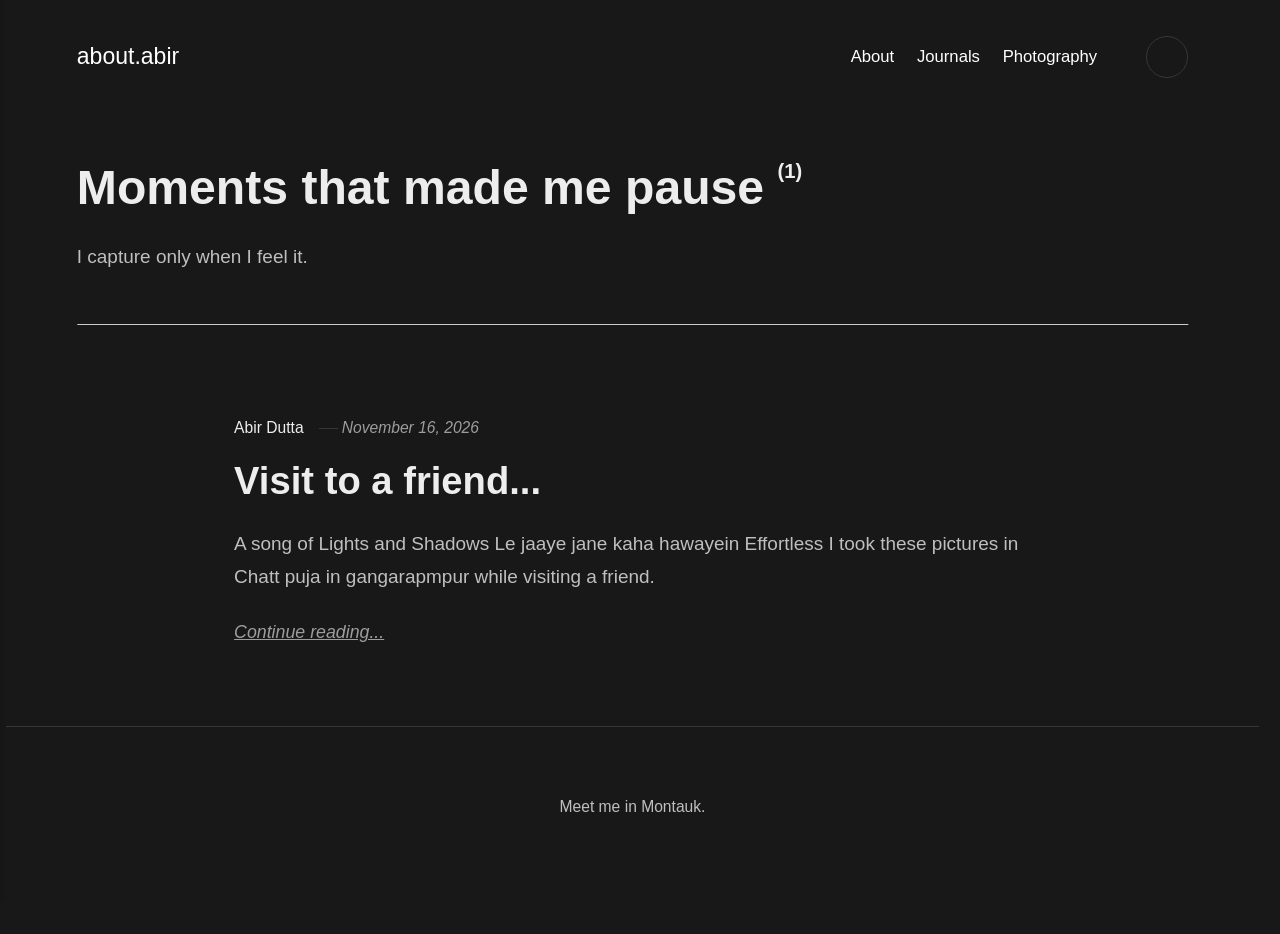
<file: tags/photography/index.html>
<!DOCTYPE html><html lang="en-gb"><head><meta charset="utf-8"><meta http-equiv="X-UA-Compatible" content="IE=edge"><meta name="viewport" content="width=device-width,initial-scale=1"><title>Tag: Moments that made me pause - about.abir</title><meta name="robots" content="noindex, follow"><meta name="generator" content="Publii Open-Source CMS for Static Site"><link rel="alternate" type="application/atom+xml" href="https://abir446.github.io/about.abir/feed.xml" title="about.abir - RSS"><link rel="alternate" type="application/json" href="https://abir446.github.io/about.abir/feed.json" title="about.abir - JSON"><meta property="og:title" content="Moments that made me pause"><meta property="og:site_name" content="about.abir"><meta property="og:description" content=""><meta property="og:url" content="https://abir446.github.io/about.abir/tags/photography/"><meta property="og:type" content="website"><link rel="stylesheet" href="https://abir446.github.io/about.abir/assets/css/style.css?v&#x3D;4b8fb7e8241c128d0507b3319cbab177"><script type="application/ld+json">{"@context":"http://schema.org","@type":"Organization","name":"about.abir","url":"https://abir446.github.io/about.abir/","sameAs":["https://x.com/DuttaAbir390","https://www.instagram.com/abir___dutta_______/"]}</script><noscript><style>img[loading] {
                    opacity: 1;
                }</style></noscript></head><body class="tag-template"><header class="top js-header"><a class="logo" href="https://abir446.github.io/about.abir/">about.abir</a><nav class="navbar js-navbar" aria-label="Main"><button class="navbar__toggle js-toggle" aria-label="Menu" aria-haspopup="true" aria-expanded="false"><span class="navbar__toggle-box"><span class="navbar__toggle-inner">Menu</span></span></button><ul class="navbar__menu"><li><a href="https://abir446.github.io/about.abir/about-this-overthinking-person/" target="_self">About</a></li><li><a href="https://abir446.github.io/about.abir/tags/journal/" target="_self">Journals</a></li><li class="active"><a href="https://abir446.github.io/about.abir/tags/photography/" target="_self">Photography</a></li></ul></nav><div class="search"><div class="search__overlay js-search-overlay"><div class="wrapper search__overlay-inner"></div></div><button class="search__btn btn--icon js-search-btn" aria-label="Search"><svg height="18" width="18" role="presentation" focusable="false"><use xlink:href="https://abir446.github.io/about.abir/assets/svg/svg-map.svg#search"/></svg></button></div></header><main class="page page--tag"><div class="hero hero--noimage"><header class="hero__content"><div class="wrapper"><h1>Moments that made me pause <sup>(1)</sup></h1><div class="page__desc"><p>I capture only when I feel it.</p></div></div></header></div><div class="wrapper feed"><article class="feed__item feed__item--centered"><div class="feed__content"><header><div class="feed__meta"><a href="https://abir446.github.io/about.abir/authors/abir-dutta/" class="feed__author">Abir Dutta</a> <time datetime="2026-11-16T19:45" class="feed__date">November 16, 2026</time></div><h2 class="feed__title"><a href="https://abir446.github.io/about.abir/visit-to-a-friend/">Visit to a friend...</a></h2></header><p>A song of Lights and Shadows Le jaaye jane kaha hawayein Effortless I took these pictures in Chatt puja in gangarapmpur while visiting a friend.</p><a href="https://abir446.github.io/about.abir/visit-to-a-friend/" class="readmore feed__readmore">Continue reading...</a></div></article></div></main><footer class="footer"><div class="wrapper"><div class="footer__copyright"><p>Meet me in Montauk.</p></div><div class="footer__social"><a href="https://x.com/DuttaAbir390" aria-label="X"><svg><use xlink:href="https://abir446.github.io/about.abir/assets/svg/svg-map.svg#twitter"/></svg> </a><a href="https://www.instagram.com/abir___dutta_______/" aria-label="Instagram"><svg><use xlink:href="https://abir446.github.io/about.abir/assets/svg/svg-map.svg#instagram"/></svg></a></div><button id="backToTop" class="footer__bttop" aria-label="Back to top" title="Back to top"><svg width="20" height="20"><use xlink:href="https://abir446.github.io/about.abir/assets/svg/svg-map.svg#toparrow"/></svg></button></div></footer><script defer="defer" src="https://abir446.github.io/about.abir/assets/js/scripts.min.js?v&#x3D;548663b90e1600fd2c2dd54433d04b71"></script><script>window.publiiThemeMenuConfig={mobileMenuMode:'sidebar',animationSpeed:300,submenuWidth: 'auto',doubleClickTime:500,mobileMenuExpandableSubmenus:true,relatedContainerForOverlayMenuSelector:'.top'};</script><script>var images = document.querySelectorAll('img[loading]');
        for (var i = 0; i < images.length; i++) {
            if (images[i].complete) {
                images[i].classList.add('is-loaded');
            } else {
                images[i].addEventListener('load', function () {
                    this.classList.add('is-loaded');
                }, false);
            }
        }</script></body></html>
</file>
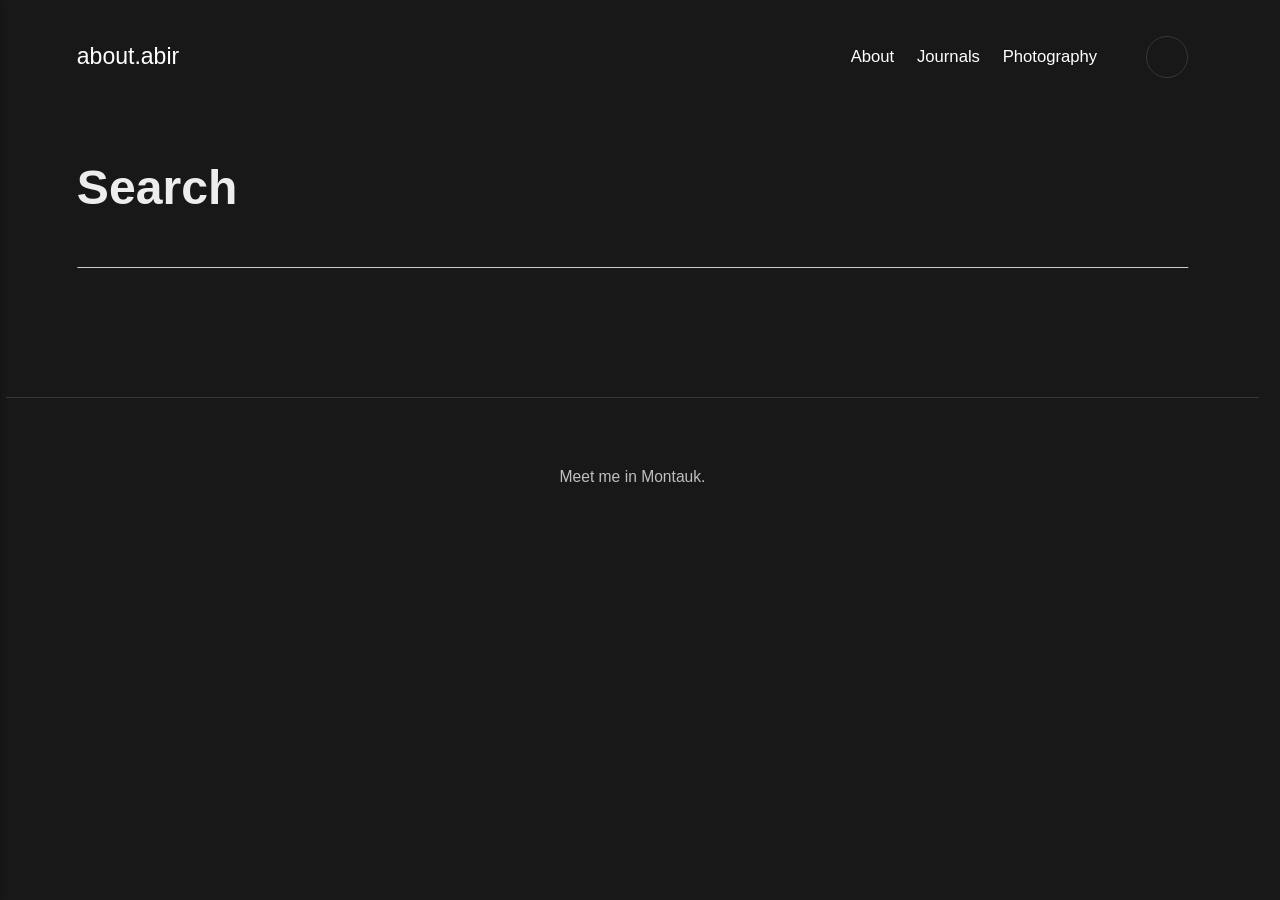
<file: search.html>
<!DOCTYPE html><html lang="en-gb"><head><meta charset="utf-8"><meta http-equiv="X-UA-Compatible" content="IE=edge"><meta name="viewport" content="width=device-width,initial-scale=1"><title>Search - about.abir</title><meta name="robots" content="noindex, follow"><meta name="generator" content="Publii Open-Source CMS for Static Site"><link rel="alternate" type="application/atom+xml" href="https://abir446.github.io/about.abir/feed.xml" title="about.abir - RSS"><link rel="alternate" type="application/json" href="https://abir446.github.io/about.abir/feed.json" title="about.abir - JSON"><meta property="og:title" content="about.abir"><meta property="og:site_name" content="about.abir"><meta property="og:description" content=""><meta property="og:url" content="https://abir446.github.io/about.abir/"><meta property="og:type" content="website"><link rel="stylesheet" href="https://abir446.github.io/about.abir/assets/css/style.css?v&#x3D;4b8fb7e8241c128d0507b3319cbab177"><script type="application/ld+json">{"@context":"http://schema.org","@type":"Organization","name":"about.abir","url":"https://abir446.github.io/about.abir/","sameAs":["https://x.com/DuttaAbir390","https://www.instagram.com/abir___dutta_______/"]}</script><noscript><style>img[loading] {
                    opacity: 1;
                }</style></noscript></head><body class="search-template"><header class="top js-header"><a class="logo" href="https://abir446.github.io/about.abir/">about.abir</a><nav class="navbar js-navbar" aria-label="Main"><button class="navbar__toggle js-toggle" aria-label="Menu" aria-haspopup="true" aria-expanded="false"><span class="navbar__toggle-box"><span class="navbar__toggle-inner">Menu</span></span></button><ul class="navbar__menu"><li><a href="https://abir446.github.io/about.abir/about-this-overthinking-person/" target="_self">About</a></li><li><a href="https://abir446.github.io/about.abir/tags/journal/" target="_self">Journals</a></li><li><a href="https://abir446.github.io/about.abir/tags/photography/" target="_self">Photography</a></li></ul></nav><div class="search"><div class="search__overlay js-search-overlay"><div class="wrapper search__overlay-inner"></div></div><button class="search__btn btn--icon js-search-btn" aria-label="Search"><svg height="18" width="18" role="presentation" focusable="false"><use xlink:href="https://abir446.github.io/about.abir/assets/svg/svg-map.svg#search"/></svg></button></div></header><main class="page page--search"><div class="content search-page"><div class="hero hero--noimage"><header class="hero__content"><div class="wrapper"><h1>Search</h1></div></header></div><div class="entry-wrapper content__entry"></div></div></main><footer class="footer"><div class="wrapper"><div class="footer__copyright"><p>Meet me in Montauk.</p></div><div class="footer__social"><a href="https://x.com/DuttaAbir390" aria-label="X"><svg><use xlink:href="https://abir446.github.io/about.abir/assets/svg/svg-map.svg#twitter"/></svg> </a><a href="https://www.instagram.com/abir___dutta_______/" aria-label="Instagram"><svg><use xlink:href="https://abir446.github.io/about.abir/assets/svg/svg-map.svg#instagram"/></svg></a></div><button id="backToTop" class="footer__bttop" aria-label="Back to top" title="Back to top"><svg width="20" height="20"><use xlink:href="https://abir446.github.io/about.abir/assets/svg/svg-map.svg#toparrow"/></svg></button></div></footer><script defer="defer" src="https://abir446.github.io/about.abir/assets/js/scripts.min.js?v&#x3D;548663b90e1600fd2c2dd54433d04b71"></script><script>window.publiiThemeMenuConfig={mobileMenuMode:'sidebar',animationSpeed:300,submenuWidth: 'auto',doubleClickTime:500,mobileMenuExpandableSubmenus:true,relatedContainerForOverlayMenuSelector:'.top'};</script><script>var images = document.querySelectorAll('img[loading]');
        for (var i = 0; i < images.length; i++) {
            if (images[i].complete) {
                images[i].classList.add('is-loaded');
            } else {
                images[i].addEventListener('load', function () {
                    this.classList.add('is-loaded');
                }, false);
            }
        }</script></body></html>
</file>
